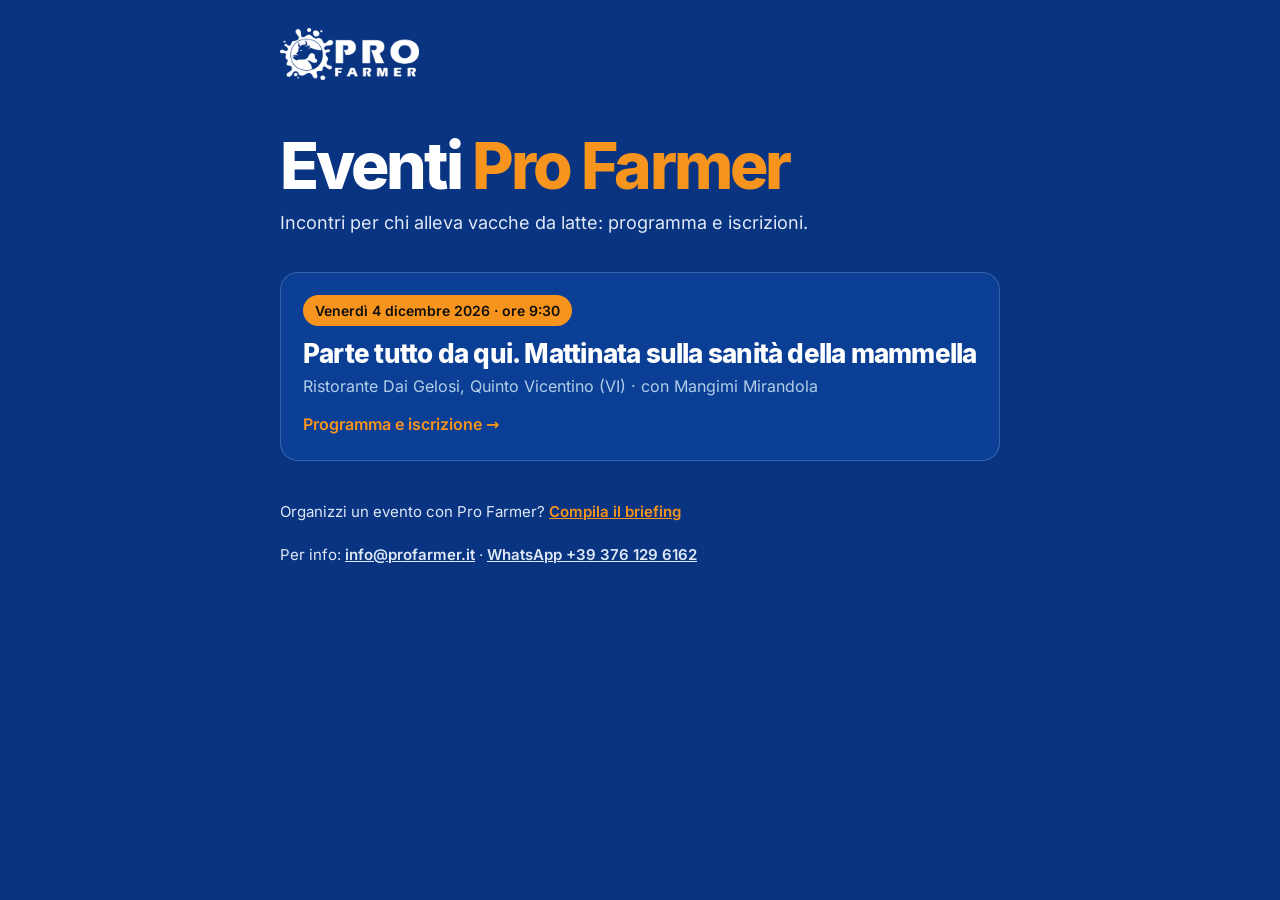
<file: index.html>
<!doctype html>
<html lang="it">
<head>
<meta charset="utf-8">
<meta name="viewport" content="width=device-width,initial-scale=1,viewport-fit=cover">
<title>Eventi Pro Farmer</title>
<meta name="description" content="Gli eventi di Pro Farmer per la zootecnia da latte: programma e iscrizioni.">
<meta name="theme-color" content="#083481">
<link rel="icon" type="image/png" sizes="32x32" href="assets/favicon-32.png">
<link rel="apple-touch-icon" href="assets/apple-touch-icon.png">
<link rel="canonical" href="https://eventi.profarmer.it/">
<meta property="og:title" content="Eventi Pro Farmer">
<meta property="og:description" content="Incontri per chi alleva vacche da latte: programma e iscrizioni.">
<meta property="og:image" content="https://eventi.profarmer.it/mammella/anteprima.jpg?v=2">
<meta property="og:image:width" content="1200">
<meta property="og:image:height" content="630">
<style>
/* Eventi Pro Farmer: un elenco degli eventi aperti. Per aggiungerne uno, vedi README.md */
@font-face{font-family:Inter;src:url(assets/font/inter-400.woff2) format("woff2");font-weight:400;font-display:swap}
@font-face{font-family:Inter;src:url(assets/font/inter-600.woff2) format("woff2");font-weight:600 700;font-display:swap}
@font-face{font-family:Inter;src:url(assets/font/inter-800.woff2) format("woff2");font-weight:800 900;font-display:swap}
:root{--blu:#083481;--azzurro:#3DBDEC;--cielo:#B2CEE7;--arancio:#F7941D;--margine:20px}
*{box-sizing:border-box}
html{-webkit-text-size-adjust:100%}
body{margin:0;font-family:Inter,system-ui,-apple-system,sans-serif;background:var(--blu);color:#fff;line-height:1.5;-webkit-font-smoothing:antialiased;min-height:100vh}
a{color:inherit}
.contenitore{max-width:760px;margin:0 auto;padding:max(28px,env(safe-area-inset-top)) var(--margine) calc(48px + env(safe-area-inset-bottom))}
.pf{height:52px;width:auto;display:block}
h1{font-size:clamp(40px,10vw,64px);font-weight:900;letter-spacing:-.045em;line-height:.95;margin:56px 0 12px}
h1 em{font-style:normal;color:var(--arancio)}
.intro{color:#dfe8f5;font-size:18px;margin:0 0 36px;max-width:34em}
.evento{display:block;text-decoration:none;background:#0B3F96;border:1px solid rgba(255,255,255,.18);border-radius:18px;padding:22px 22px 24px;transition:transform .15s ease,border-color .15s ease}
.evento:hover{border-color:rgba(255,255,255,.45)}
.evento:active{transform:scale(.99)}
.evento + .evento{margin-top:14px}
.quando{display:inline-block;background:var(--arancio);color:#0E0E0E;font-weight:700;font-size:14px;border-radius:999px;padding:5px 12px}
.evento h2{font-size:26px;font-weight:900;letter-spacing:-.03em;line-height:1.1;margin:14px 0 6px}
.evento p{margin:0;color:var(--cielo)}
.vai{display:inline-block;margin-top:14px;font-weight:700;color:var(--arancio)}
footer{margin-top:20px;font-size:15px;color:#dfe8f5}
footer a{font-weight:700}
.briefing{margin:40px 0 0;font-size:15px;color:#dfe8f5}
.briefing a{font-weight:700;color:var(--arancio)}
@media(prefers-reduced-motion:reduce){.evento{transition:none}}
</style>
</head>
<body>
<div class="contenitore">
  <a href="https://profarmer.it"><img class="pf" src="assets/pf_bianco.png" alt="Pro Farmer" width="360" height="136"></a>
  <h1>Eventi <em>Pro Farmer</em></h1>
  <p class="intro">Incontri per chi alleva vacche da latte: programma e iscrizioni.</p>

  <a class="evento" href="mammella/">
    <span class="quando">Venerdì 4 dicembre 2026 · ore 9:30</span>
    <h2>Parte tutto da qui. Mattinata sulla sanità della mammella</h2>
    <p>Ristorante Dai Gelosi, Quinto Vicentino (VI) · con Mangimi Mirandola</p>
    <span class="vai">Programma e iscrizione →</span>
  </a>

  <p class="briefing">Organizzi un evento con Pro Farmer? <a href="briefing/">Compila il briefing</a></p>

  <footer>Per info: <a href="mailto:info@profarmer.it">info@profarmer.it</a> · <a href="https://wa.me/393761296162">WhatsApp +39 376 129 6162</a></footer>
</div>
</body>
</html>
</file>
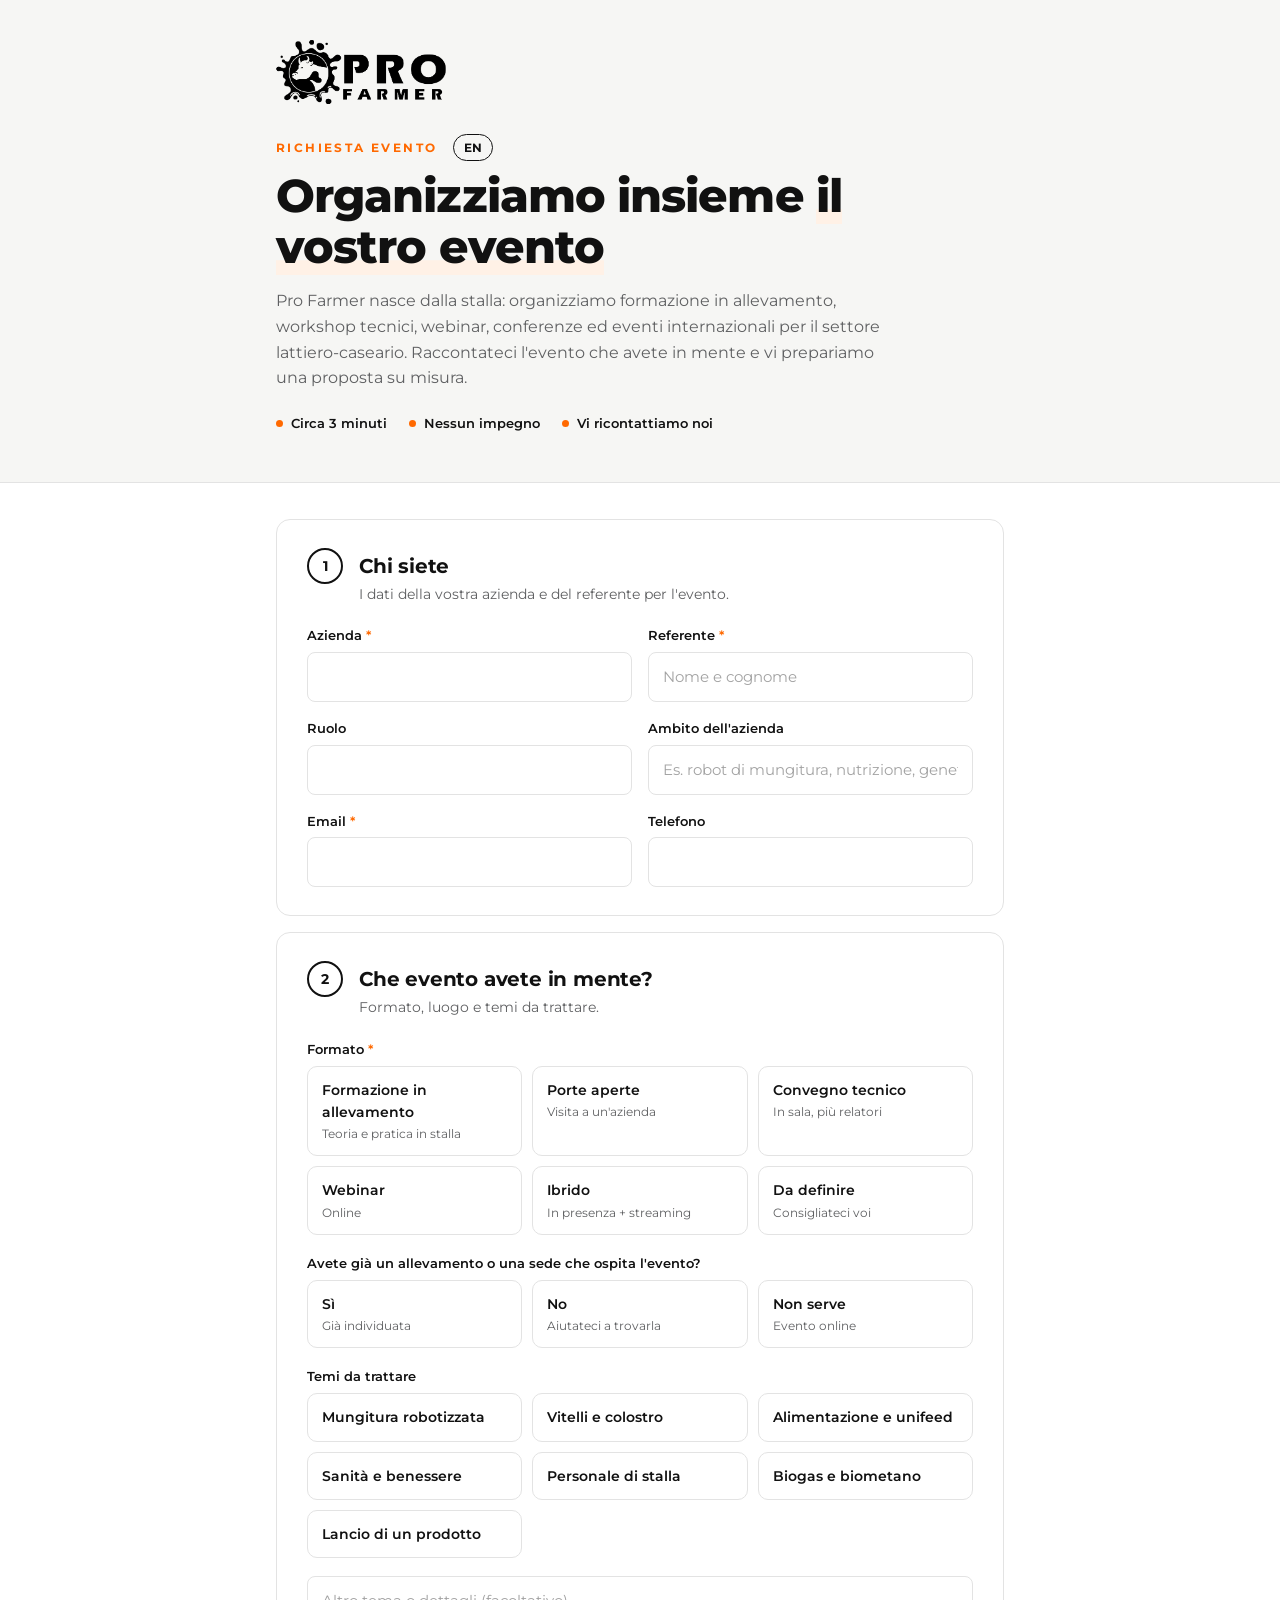
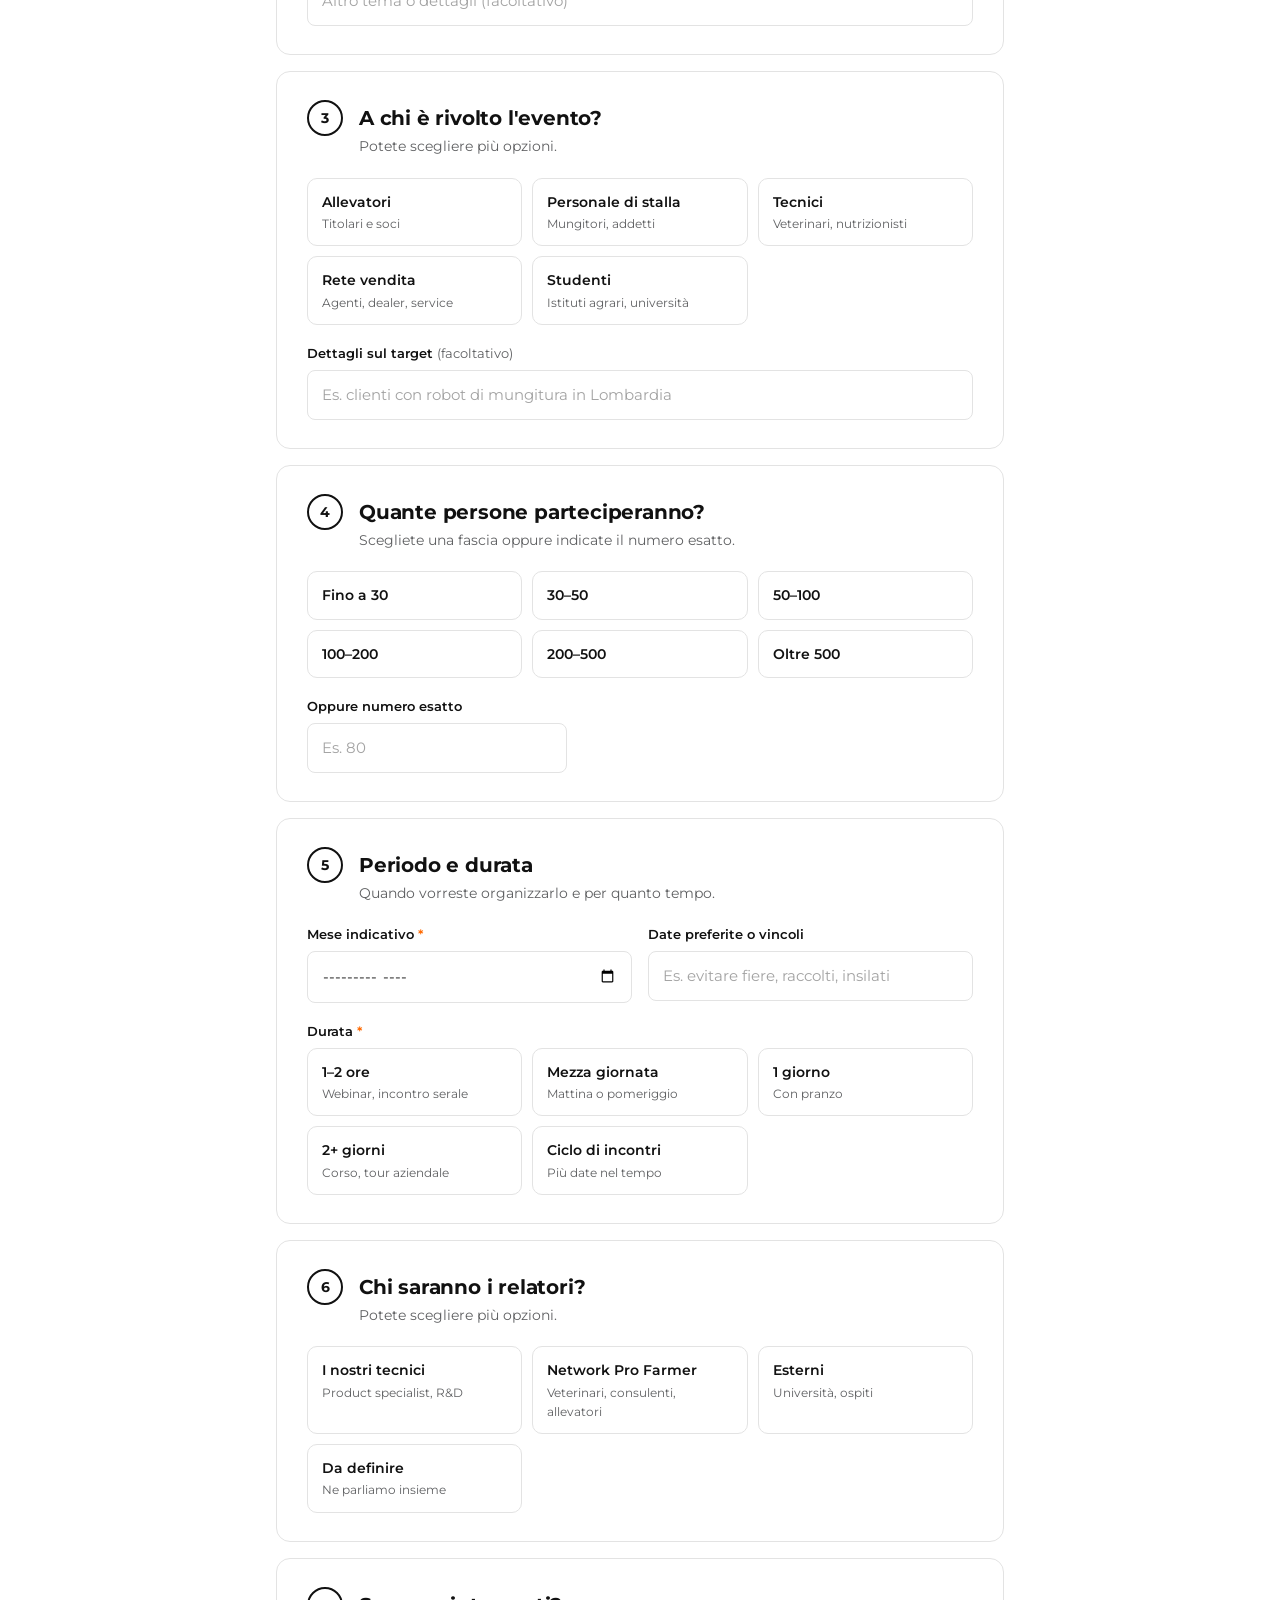
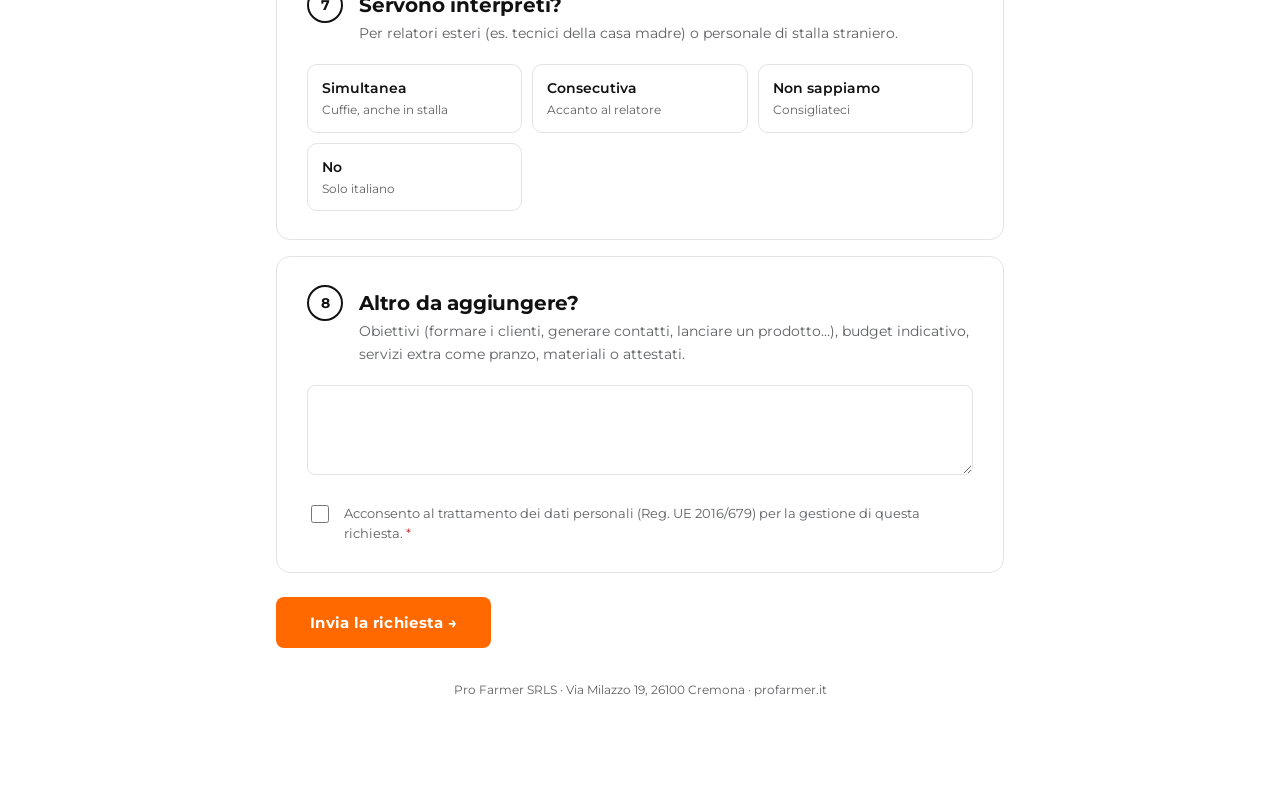
<file: briefing/index.html>
<!doctype html>
<html lang="it">
<head>
<meta charset="utf-8">
<meta name="viewport" content="width=device-width,initial-scale=1">
<title>Briefing Evento – Pro Farmer</title>
<link rel="alternate" hreflang="it" href="https://eventi.profarmer.it/briefing/">
<link rel="alternate" hreflang="en" href="https://eventi.profarmer.it/briefing/en/">
<link rel="preconnect" href="https://fonts.googleapis.com">
<link href="https://fonts.googleapis.com/css2?family=Montserrat:wght@400;500;600;700;800&display=swap" rel="stylesheet">
<style>
:root{
  --bg:#ffffff;--card:#ffffff;--soft:#f6f6f4;--ink:#111111;--muted:#5f6062;--line:#e3e3e3;
  --accent:#ff6900;--accent-2:#e45e00;--accent-soft:#fff1e6;--err:#c62828;
}
*{box-sizing:border-box}
html{scroll-behavior:smooth}
body{margin:0;background:var(--bg);color:var(--ink);font:16px/1.6 Montserrat,system-ui,sans-serif;-webkit-font-smoothing:antialiased}

.hero{border-bottom:1px solid var(--line);background:var(--soft)}
.hero .in{max-width:760px;margin:0 auto;padding:40px 16px 48px}
.logo{display:block;height:64px;width:auto}
.lingua{display:inline-flex;align-items:center;margin-left:12px;padding:3px 10px;border:1.5px solid currentColor;border-radius:999px;font-size:12px;font-weight:700;color:inherit;text-decoration:none}
.brand{display:inline-block;margin-top:34px;font-size:12px;letter-spacing:.2em;text-transform:uppercase;color:var(--accent);font-weight:700}
.hero h1{font-weight:800;font-size:clamp(30px,5.4vw,46px);line-height:1.1;letter-spacing:-.02em;margin:10px 0 16px}
.hero h1 .u{box-shadow:inset 0 -.32em 0 var(--accent-soft)}
.hero p{color:var(--muted);margin:0;max-width:56ch;font-size:16px}
.meta{display:flex;gap:22px;flex-wrap:wrap;margin-top:22px;font-size:13px;font-weight:600}
.meta span::before{content:"";display:inline-block;width:7px;height:7px;border-radius:50%;background:var(--accent);margin-right:8px;vertical-align:1px}

main{max-width:760px;margin:0 auto;padding:36px 16px 80px}
.card{background:var(--card);border:1px solid var(--line);border-radius:14px;padding:28px 30px;margin-bottom:16px;scroll-margin-top:20px;transition:border-color .2s}
.card.err{border-color:var(--err);animation:shake .35s}
@keyframes shake{25%,75%{transform:translateX(-6px)}50%{transform:translateX(6px)}}
.head{display:flex;gap:16px;align-items:flex-start;margin-bottom:20px}
.no{flex:none;width:36px;height:36px;border-radius:50%;border:2px solid var(--ink);display:grid;place-items:center;font:700 14px Montserrat,sans-serif;transition:all .2s}
.card.ok .no{background:var(--accent);border-color:var(--accent);color:#fff}
.card h2{font-weight:700;font-size:20px;line-height:1.3;margin:5px 0 4px;letter-spacing:-.01em}
.sub{color:var(--muted);margin:0;font-size:14px}

.grid{display:grid;grid-template-columns:1fr 1fr;gap:16px}
.full{grid-column:1/-1}
label.f,.lbl{display:block;font-weight:600;font-size:13px;margin-bottom:6px}
.req::after{content:" *";color:var(--accent)}
input[type=text],input[type=email],input[type=tel],input[type=number],input[type=month],textarea{
  width:100%;padding:12px 14px;border:1px solid var(--line);border-radius:8px;font:inherit;font-size:15px;background:#fff;color:var(--ink);transition:border .15s,box-shadow .15s}
textarea{min-height:90px;resize:vertical}
input::placeholder,textarea::placeholder{color:#a3a3a3}
input:focus,textarea:focus{outline:none;border-color:var(--accent);box-shadow:0 0 0 4px rgba(255,105,0,.15)}
.mt{margin-top:18px}

.tiles{display:grid;grid-template-columns:repeat(auto-fill,minmax(160px,1fr));gap:10px}
.pill{position:relative;display:block;cursor:pointer}
.pill input{position:absolute;opacity:0;pointer-events:none}
.pill span{display:flex;flex-direction:column;gap:1px;height:100%;padding:12px 14px;border:1.5px solid var(--line);border-radius:10px;background:#fff;transition:all .15s;user-select:none}
.pill b{font-weight:600;font-size:14px}
.pill small{color:var(--muted);font-size:12px}
.pill:hover span{border-color:var(--ink)}
.pill input:checked+span{background:var(--ink);border-color:var(--ink);color:#fff;box-shadow:inset 4px 0 0 var(--accent)}
.pill input:checked+span small{color:rgba(255,255,255,.7)}
.pill input:focus-visible+span{box-shadow:0 0 0 4px rgba(255,105,0,.25)}

.counter{display:flex;align-items:center;gap:20px;flex-wrap:wrap}
.big{font-weight:800;font-size:44px;line-height:1;min-width:3.2ch;letter-spacing:-.03em}
input[type=range]{flex:1;min-width:200px;accent-color:var(--accent)}
.counter input[type=number]{width:120px}

.reveal{display:none;margin-top:18px}
.reveal.on{display:block;animation:fade .25s}
@keyframes fade{from{opacity:0;transform:translateY(-4px)}to{opacity:1;transform:none}}

.consent{display:flex;gap:12px;align-items:flex-start;font-size:13px;color:var(--muted);margin-top:20px;cursor:pointer}
.consent input{accent-color:var(--accent);margin-top:2px;width:18px;height:18px;flex:none}

.actions{display:flex;align-items:center;gap:18px;flex-wrap:wrap;margin-top:24px}
button{background:var(--accent);color:#fff;border:0;border-radius:8px;padding:16px 34px;font:700 15px Montserrat,sans-serif;letter-spacing:.02em;cursor:pointer;transition:transform .15s,background .15s}
button:hover{background:var(--accent-2);transform:translateY(-1px)}
button:disabled{opacity:.6;cursor:wait;transform:none}
#status{font-size:14px;color:var(--err);font-weight:500}

/* Schermata di invio */
.ov{position:fixed;inset:0;z-index:50;background:#fff;display:none;place-items:center;padding:24px 16px;overflow-y:auto}
.ov.on{display:grid;animation:fade .3s}
.ov .box{width:100%;max-width:520px;text-align:center}
.ov .logo{height:52px;margin:0 auto 34px}
.ov h2{font-weight:800;font-size:clamp(24px,4.5vw,30px);line-height:1.2;letter-spacing:-.02em;margin:0 0 10px}
.ov p{color:var(--muted);margin:0 auto 22px;max-width:42ch}
.spin{width:64px;height:64px;border-radius:50%;border:5px solid var(--accent-soft);border-top-color:var(--accent);margin:0 auto 24px;animation:rot .9s linear infinite}
@keyframes rot{to{transform:rotate(360deg)}}
.check{width:76px;height:76px;border-radius:50%;background:var(--accent);display:grid;place-items:center;margin:0 auto 24px;animation:pop .5s cubic-bezier(.2,1.6,.4,1)}
.check path{stroke-dasharray:30;stroke-dashoffset:30;animation:draw .45s .25s forwards}
@keyframes pop{from{transform:scale(0)}to{transform:scale(1)}}
@keyframes draw{to{stroke-dashoffset:0}}
.recap{text-align:left;background:var(--soft);border-radius:12px;padding:18px 20px;margin:0 0 24px;font-size:14px}
.recap div{display:flex;justify-content:space-between;gap:16px;padding:6px 0;border-bottom:1px solid var(--line)}
.recap div:last-child{border-bottom:0}
.recap dt{color:var(--muted)}
.recap dd{margin:0;font-weight:600;text-align:right}
.ov .btns{display:flex;gap:12px;justify-content:center;flex-wrap:wrap}
.ghost{background:#fff;color:var(--ink);border:1.5px solid var(--ink)}
.ghost:hover{background:var(--soft)}
.errx{width:76px;height:76px;border-radius:50%;background:#fdecea;color:var(--err);display:grid;place-items:center;margin:0 auto 24px;font-size:36px;font-weight:700}
.st{display:none}.st.on{display:block}
.foot{text-align:center;color:var(--muted);font-size:12px;margin-top:32px}
.hp{position:absolute;left:-9999px}

@media (max-width:640px){
  .hero .in{padding:28px 16px 36px}
  .logo{height:50px}
  .card{padding:22px 18px}
  .head{gap:12px}
  .grid{grid-template-columns:1fr}
  .tiles{grid-template-columns:1fr 1fr}
  button{width:100%}
}
.lw{display:block;width:170px;height:64px;overflow:hidden}.lw img{display:block;height:85.6px;width:auto;max-width:none;margin:-10.8px 0 0 -40.4px}.ov .lw{margin:0 auto 34px}
</style>
</head>
<body>
<header class="hero">
  <div class="in">
    <span class="lw"><img alt="Pro Farmer" src="/assets/pro-farmer-logo.png"></span>
    <div class="brand">Richiesta evento</div> <a class="lingua" href="/briefing/en/" hreflang="en" lang="en">EN</a>
    <h1>Organizziamo insieme <span class="u">il vostro evento</span></h1>
    <p>Pro Farmer nasce dalla stalla: organizziamo formazione in allevamento, workshop tecnici, webinar, conferenze ed eventi internazionali per il settore lattiero-caseario. Raccontateci l'evento che avete in mente e vi prepariamo una proposta su misura.</p>
    <div class="meta"><span>Circa 3 minuti</span><span>Nessun impegno</span><span>Vi ricontattiamo noi</span></div>
  </div>
</header>

<main>
<form id="f" novalidate>

  <section class="card" id="c1">
    <div class="head"><div class="no">1</div><div><h2>Chi siete</h2><p class="sub">I dati della vostra azienda e del referente per l'evento.</p></div></div>
    <div class="grid">
      <div><label class="f req" for="az">Azienda</label><input id="az" type="text" name="Azienda" autocomplete="organization"></div>
      <div><label class="f req" for="nome">Referente</label><input id="nome" type="text" name="Referente" autocomplete="name" placeholder="Nome e cognome"></div>
      <div><label class="f" for="ruolo">Ruolo</label><input id="ruolo" type="text" name="Ruolo" autocomplete="organization-title"></div>
      <div><label class="f" for="settore">Ambito dell'azienda</label><input id="settore" type="text" name="Ambito azienda" placeholder="Es. robot di mungitura, nutrizione, genetica"></div>
      <div><label class="f req" for="em">Email</label><input id="em" type="email" name="email" autocomplete="email"></div>
      <div><label class="f" for="tel">Telefono</label><input id="tel" type="tel" name="Telefono" autocomplete="tel"></div>
    </div>
  </section>

  <section class="card" id="c8">
    <div class="head"><div class="no">2</div><div><h2>Che evento avete in mente?</h2><p class="sub">Formato, luogo e temi da trattare.</p></div></div>
    <span class="lbl req">Formato</span>
    <div class="tiles">
      <label class="pill"><input type="radio" name="Formato" value="Formazione in allevamento"><span><b>Formazione in allevamento</b><small>Teoria e pratica in stalla</small></span></label>
      <label class="pill"><input type="radio" name="Formato" value="Porte aperte"><span><b>Porte aperte</b><small>Visita a un'azienda</small></span></label>
      <label class="pill"><input type="radio" name="Formato" value="Convegno tecnico"><span><b>Convegno tecnico</b><small>In sala, più relatori</small></span></label>
      <label class="pill"><input type="radio" name="Formato" value="Webinar"><span><b>Webinar</b><small>Online</small></span></label>
      <label class="pill"><input type="radio" name="Formato" value="Evento ibrido"><span><b>Ibrido</b><small>In presenza + streaming</small></span></label>
      <label class="pill"><input type="radio" name="Formato" value="Da definire"><span><b>Da definire</b><small>Consigliateci voi</small></span></label>
    </div>
    <div class="mt"><span class="lbl">Avete già un allevamento o una sede che ospita l'evento?</span>
      <div class="tiles">
        <label class="pill"><input type="radio" name="Sede" value="Sì, abbiamo l'allevamento/sede" data-reveal="sede"><span><b>Sì</b><small>Già individuata</small></span></label>
        <label class="pill"><input type="radio" name="Sede" value="No, da individuare con Pro Farmer"><span><b>No</b><small>Aiutateci a trovarla</small></span></label>
        <label class="pill"><input type="radio" name="Sede" value="Non serve (online)"><span><b>Non serve</b><small>Evento online</small></span></label>
      </div>
    </div>
    <div class="reveal" id="sede"><label class="f" for="sd">Quale e dove?</label><input id="sd" type="text" name="Dettagli sede" placeholder="Es. Az. agricola Rossi, Soresina (CR) – robot di mungitura, 300 vacche"></div>
    <div class="mt"><span class="lbl">Temi da trattare</span>
      <div class="tiles">
        <label class="pill"><input type="checkbox" name="Temi" value="Mungitura robotizzata"><span><b>Mungitura robotizzata</b></span></label>
        <label class="pill"><input type="checkbox" name="Temi" value="Vitelli, parto e colostro"><span><b>Vitelli e colostro</b></span></label>
        <label class="pill"><input type="checkbox" name="Temi" value="Alimentazione e carro miscelatore"><span><b>Alimentazione e unifeed</b></span></label>
        <label class="pill"><input type="checkbox" name="Temi" value="Sanità e benessere animale"><span><b>Sanità e benessere</b></span></label>
        <label class="pill"><input type="checkbox" name="Temi" value="Gestione del personale di stalla"><span><b>Personale di stalla</b></span></label>
        <label class="pill"><input type="checkbox" name="Temi" value="Biogas e biometano"><span><b>Biogas e biometano</b></span></label>
        <label class="pill"><input type="checkbox" name="Temi" value="Lancio prodotto / tecnologia"><span><b>Lancio di un prodotto</b></span></label>
      </div>
      <input class="mt" type="text" name="Altri temi" aria-label="Altri temi" placeholder="Altro tema o dettagli (facoltativo)">
    </div>
  </section>

  <section class="card" id="c2">
    <div class="head"><div class="no">3</div><div><h2>A chi è rivolto l'evento?</h2><p class="sub">Potete scegliere più opzioni.</p></div></div>
    <div class="tiles">
      <label class="pill"><input type="checkbox" name="Target evento" value="Allevatori e titolari"><span><b>Allevatori</b><small>Titolari e soci</small></span></label>
      <label class="pill"><input type="checkbox" name="Target evento" value="Personale di stalla"><span><b>Personale di stalla</b><small>Mungitori, addetti</small></span></label>
      <label class="pill"><input type="checkbox" name="Target evento" value="Veterinari e nutrizionisti"><span><b>Tecnici</b><small>Veterinari, nutrizionisti</small></span></label>
      <label class="pill"><input type="checkbox" name="Target evento" value="Rete vendita e dealer"><span><b>Rete vendita</b><small>Agenti, dealer, service</small></span></label>
      <label class="pill"><input type="checkbox" name="Target evento" value="Studenti"><span><b>Studenti</b><small>Istituti agrari, università</small></span></label>
    </div>
    <div class="mt"><label class="f" for="tn">Dettagli sul target <span style="color:var(--muted);font-weight:400">(facoltativo)</span></label><input id="tn" type="text" name="Dettagli target" placeholder="Es. clienti con robot di mungitura in Lombardia"></div>
  </section>

  <section class="card" id="c3">
    <div class="head"><div class="no">4</div><div><h2>Quante persone parteciperanno?</h2><p class="sub">Scegliete una fascia oppure indicate il numero esatto.</p></div></div>
    <div class="tiles" id="fasce">
      <label class="pill"><input type="radio" name="Fascia partecipanti" value="Fino a 30"><span><b>Fino a 30</b></span></label>
      <label class="pill"><input type="radio" name="Fascia partecipanti" value="30–50"><span><b>30–50</b></span></label>
      <label class="pill"><input type="radio" name="Fascia partecipanti" value="50–100"><span><b>50–100</b></span></label>
      <label class="pill"><input type="radio" name="Fascia partecipanti" value="100–200"><span><b>100–200</b></span></label>
      <label class="pill"><input type="radio" name="Fascia partecipanti" value="200–500"><span><b>200–500</b></span></label>
      <label class="pill"><input type="radio" name="Fascia partecipanti" value="Oltre 500"><span><b>Oltre 500</b></span></label>
    </div>
    <div class="mt" style="max-width:260px"><label class="f" for="num">Oppure numero esatto</label><input type="number" id="num" name="Numero partecipanti" min="1" placeholder="Es. 80"></div>
  </section>

  <section class="card" id="c4">
    <div class="head"><div class="no">5</div><div><h2>Periodo e durata</h2><p class="sub">Quando vorreste organizzarlo e per quanto tempo.</p></div></div>
    <div class="grid">
      <div><label class="f req" for="periodo">Mese indicativo</label><input id="periodo" type="month" name="Periodo"></div>
      <div><label class="f" for="pn">Date preferite o vincoli</label><input id="pn" type="text" name="Note periodo" placeholder="Es. evitare fiere, raccolti, insilati"></div>
    </div>
    <div class="mt"><span class="lbl req">Durata</span>
      <div class="tiles">
        <label class="pill"><input type="radio" name="Durata" value="1–2 ore"><span><b>1–2 ore</b><small>Webinar, incontro serale</small></span></label>
        <label class="pill"><input type="radio" name="Durata" value="Mezza giornata"><span><b>Mezza giornata</b><small>Mattina o pomeriggio</small></span></label>
        <label class="pill"><input type="radio" name="Durata" value="1 giorno"><span><b>1 giorno</b><small>Con pranzo</small></span></label>
        <label class="pill"><input type="radio" name="Durata" value="2 giorni o più"><span><b>2+ giorni</b><small>Corso, tour aziendale</small></span></label>
        <label class="pill"><input type="radio" name="Durata" value="Ciclo di incontri"><span><b>Ciclo di incontri</b><small>Più date nel tempo</small></span></label>
      </div>
    </div>
  </section>

  <section class="card" id="c5">
    <div class="head"><div class="no">6</div><div><h2>Chi saranno i relatori?</h2><p class="sub">Potete scegliere più opzioni.</p></div></div>
    <div class="tiles">
      <label class="pill"><input type="checkbox" name="Relatori" value="Tecnici della nostra azienda" data-reveal="rel"><span><b>I nostri tecnici</b><small>Product specialist, R&amp;D</small></span></label>
      <label class="pill"><input type="checkbox" name="Relatori" value="Relatori dal network Pro Farmer" data-reveal="rel"><span><b>Network Pro Farmer</b><small>Veterinari, consulenti, allevatori</small></span></label>
      <label class="pill"><input type="checkbox" name="Relatori" value="Relatori esterni già individuati" data-reveal="rel"><span><b>Esterni</b><small>Università, ospiti</small></span></label>
      <label class="pill"><input type="checkbox" name="Relatori" value="Da definire insieme"><span><b>Da definire</b><small>Ne parliamo insieme</small></span></label>
    </div>
    <div class="reveal" id="rel">
      <div class="grid">
        <div><label class="f" for="nr">Quanti relatori?</label><input id="nr" type="number" min="1" name="Numero relatori"></div>
        <div><label class="f" for="tr">Nomi o profili</label><input id="tr" type="text" name="Dettagli relatori" placeholder="Es. veterinario esperto di robot"></div>
      </div>
    </div>
  </section>

  <section class="card" id="c6">
    <div class="head"><div class="no">7</div><div><h2>Servono interpreti?</h2><p class="sub">Per relatori esteri (es. tecnici della casa madre) o personale di stalla straniero.</p></div></div>
    <div class="tiles">
      <label class="pill"><input type="radio" name="Interpreti" value="Sì, simultanea" data-reveal="int"><span><b>Simultanea</b><small>Cuffie, anche in stalla</small></span></label>
      <label class="pill"><input type="radio" name="Interpreti" value="Sì, consecutiva" data-reveal="int"><span><b>Consecutiva</b><small>Accanto al relatore</small></span></label>
      <label class="pill"><input type="radio" name="Interpreti" value="Non sappiamo ancora" data-reveal="int"><span><b>Non sappiamo</b><small>Consigliateci</small></span></label>
      <label class="pill"><input type="radio" name="Interpreti" value="No"><span><b>No</b><small>Solo italiano</small></span></label>
    </div>
    <div class="reveal" id="int"><label class="f" for="lg">Quali lingue?</label><input id="lg" type="text" name="Lingue" placeholder="Es. olandese ⇄ italiano, punjabi per il personale"></div>
  </section>

  <section class="card" id="c7">
    <div class="head"><div class="no">8</div><div><h2>Altro da aggiungere?</h2><p class="sub">Obiettivi (formare i clienti, generare contatti, lanciare un prodotto…), budget indicativo, servizi extra come pranzo, materiali o attestati.</p></div></div>
    <textarea name="Note" aria-label="Note"></textarea>
    <label class="consent"><input type="checkbox" id="privacy"><span>Acconsento al trattamento dei dati personali (Reg. UE 2016/679) per la gestione di questa richiesta. <span style="color:var(--err)">*</span></span></label>
    <input class="hp" type="text" name="botcheck" tabindex="-1" autocomplete="off">
  </section>

  <div class="actions">
    <button type="submit" id="go">Invia la richiesta →</button>
    <div id="status" role="status" aria-live="polite"></div>
  </div>
</form>


<p class="foot">Pro Farmer SRLS · Via Milazzo 19, 26100 Cremona · profarmer.it</p>
</main>

<div class="ov" id="ov" role="dialog" aria-modal="true" aria-live="polite">
  <div class="box">
    <span class="lw"><img alt="Pro Farmer" src="/assets/pro-farmer-logo.png"></span>
    <div class="st" id="stSending">
      <div class="spin"></div>
      <h2>Invio in corso…</h2>
      <p>Stiamo inviando la vostra richiesta, attendete qualche secondo.</p>
    </div>
    <div class="st" id="stDone">
      <div class="check"><svg width="38" height="38" viewBox="0 0 24 24" fill="none" stroke="#fff" stroke-width="3" stroke-linecap="round" stroke-linejoin="round"><path d="M5 12.5l4.5 4.5L19 7.5"/></svg></div>
      <h2>Richiesta inviata!</h2>
      <p id="doneTxt">Grazie, abbiamo ricevuto la vostra richiesta. Il team Pro Farmer vi ricontatterà a breve per approfondire il progetto.</p>
      <dl class="recap" id="recap"></dl>
      <div class="btns"><a href="https://www.profarmer.it"><button type="button">Vai a profarmer.it</button></a></div>
    </div>
    <div class="st" id="stErr">
      <div class="errx">!</div>
      <h2>Invio non riuscito</h2>
      <p id="errTxt"></p>
      <div class="btns"><button type="button" id="retry">Riprova</button><button type="button" class="ghost" id="back">Torna al modulo</button></div>
    </div>
  </div>
</div>

<script>
// ===== CONFIGURAZIONE INVIO EMAIL (Web3Forms) =====
// 1. Vai su https://web3forms.com, inserisci mariaelsa@profarmer.it e clicca "Create Access Key".
// 2. Copia la chiave che ti arriva via email e incollala qui sotto tra le virgolette.
const ACCESS_KEY = "79f763b6-b2ae-43ae-be3a-3d0e1ce708ac";
const DESTINATARIO = "mariaelsa@profarmer.it"; // mostrato solo nei messaggi di errore

const $ = id => document.getElementById(id);
const f = $("f"), statusEl = $("status");
const checked = n => !!f.querySelector(`[name="${n}"]:checked`);

// Partecipanti: fascia oppure numero esatto (uno esclude l'altro)
const num = $("num");
num.addEventListener("input", () => { if (num.value) f.querySelectorAll('[name="Fascia partecipanti"]').forEach(r => r.checked = false); });
f.querySelectorAll('[name="Fascia partecipanti"]').forEach(r => r.addEventListener("change", () => { num.value = ""; }));

// Campi che compaiono in base alla risposta
f.addEventListener("change", e => {
  if (e.target.type !== "radio" && e.target.type !== "checkbox") return;
  const sec = e.target.closest(".card");
  sec.querySelectorAll(".reveal").forEach(r => r.classList.toggle("on", !!sec.querySelector(`input[data-reveal="${r.id}"]:checked`)));
});

const rules = {
  c1: () => {
    if (!$("az").value.trim() || !$("nome").value.trim()) return "Indicate azienda e referente.";
    if (!$("em").value.trim() || !$("em").checkValidity()) return "Inserite un'email valida.";
    return true;
  },
  c8: () => checked("Formato") || "Scegliete il formato dell'evento.",
  c2: () => checked("Target evento") || "Indicate a chi è rivolto l'evento.",
  c3: () => +num.value > 0 || checked("Fascia partecipanti") || "Indicate una fascia o il numero di partecipanti.",
  c4: () => !$("periodo").value ? "Indicate il mese indicativo." : checked("Durata") || "Scegliete la durata.",
  c5: () => checked("Relatori") || "Indicate chi saranno i relatori.",
  c6: () => checked("Interpreti") || "Indicate se servono interpreti.",
  c7: () => $("privacy").checked || "Serve il consenso al trattamento dei dati."
};
function update(){ for (const id in rules) { const ok = rules[id]() === true; $(id).classList.toggle("ok", ok); if (ok) $(id).classList.remove("err"); } }
f.addEventListener("input", update); f.addEventListener("change", update);

f.addEventListener("submit", async e => {
  e.preventDefault();
  statusEl.textContent = "";
  for (const id in rules) {
    const r = rules[id]();
    if (r !== true) {
      const c = $(id); c.classList.remove("err"); void c.offsetWidth; c.classList.add("err");
      c.scrollIntoView({behavior:"smooth", block:"start"});
      statusEl.textContent = r;
      return;
    }
  }
  const data = {};
  for (const [k, v] of new FormData(f).entries()) { if (v) data[k] = data[k] ? data[k] + ", " + v : v; }
  if (data.Periodo) { const [y, m] = data.Periodo.split("-"); data.Periodo = new Date(y, m - 1).toLocaleDateString("it-IT", {month:"long", year:"numeric"}); }
  if (data.botcheck) return; // spam
  delete data.botcheck;
  data.subject = "Nuova richiesta evento – " + (data.Azienda || "");
  data.from_name = "Modulo eventi Pro Farmer";
  data.access_key = ACCESS_KEY;

  lastData = data;
  sendData();
});

let lastData = null;
const ov = $("ov");
function stage(id){ ["stSending","stDone","stErr"].forEach(x => $(x).classList.toggle("on", x === id)); ov.classList.add("on"); document.body.style.overflow = "hidden"; }
function esc(t){ const d = document.createElement("div"); d.textContent = t; return d.innerHTML; }
async function sendData(){
  const data = lastData;
  stage("stSending");
  const t0 = Date.now();
  try {
    if (!/^[0-9a-f-]{36}$/i.test(ACCESS_KEY)) throw new Error("modulo non ancora configurato: manca la access key di Web3Forms");
    const res = await fetch("https://api.web3forms.com/submit", {
      method: "POST",
      headers: {"Content-Type": "application/json", "Accept": "application/json"},
      body: JSON.stringify(data)
    });
    const out = await res.json().catch(() => ({}));
    if (!res.ok || out.success === "false" || out.success === false) throw new Error(out.message || "errore di invio");
    await new Promise(r => setTimeout(r, Math.max(0, 900 - (Date.now() - t0))));
    const rows = [["Azienda", data.Azienda], ["Formato", data.Formato], ["Partecipanti", data["Numero partecipanti"] || data["Fascia partecipanti"]], ["Periodo", data.Periodo], ["Durata", data.Durata]];
    $("recap").innerHTML = rows.filter(r => r[1]).map(r => `<div><dt>${r[0]}</dt><dd>${esc(String(r[1]))}</dd></div>`).join("");
    $("doneTxt").textContent = `Grazie ${(data.Referente || "").split(" ")[0]}, abbiamo ricevuto la vostra richiesta. Il team Pro Farmer vi ricontatterà a breve all'indirizzo ${data.email}.`;
    stage("stDone");
    f.reset(); update();
  } catch (err) {
    $("errTxt").textContent = "Qualcosa è andato storto (" + err.message + "). Riprovate tra poco oppure scriveteci a " + DESTINATARIO + ".";
    stage("stErr");
  }
}
$("retry").addEventListener("click", sendData);
$("back").addEventListener("click", () => { ov.classList.remove("on"); document.body.style.overflow = ""; });
update();
</script>
</body>
</html>
</file>
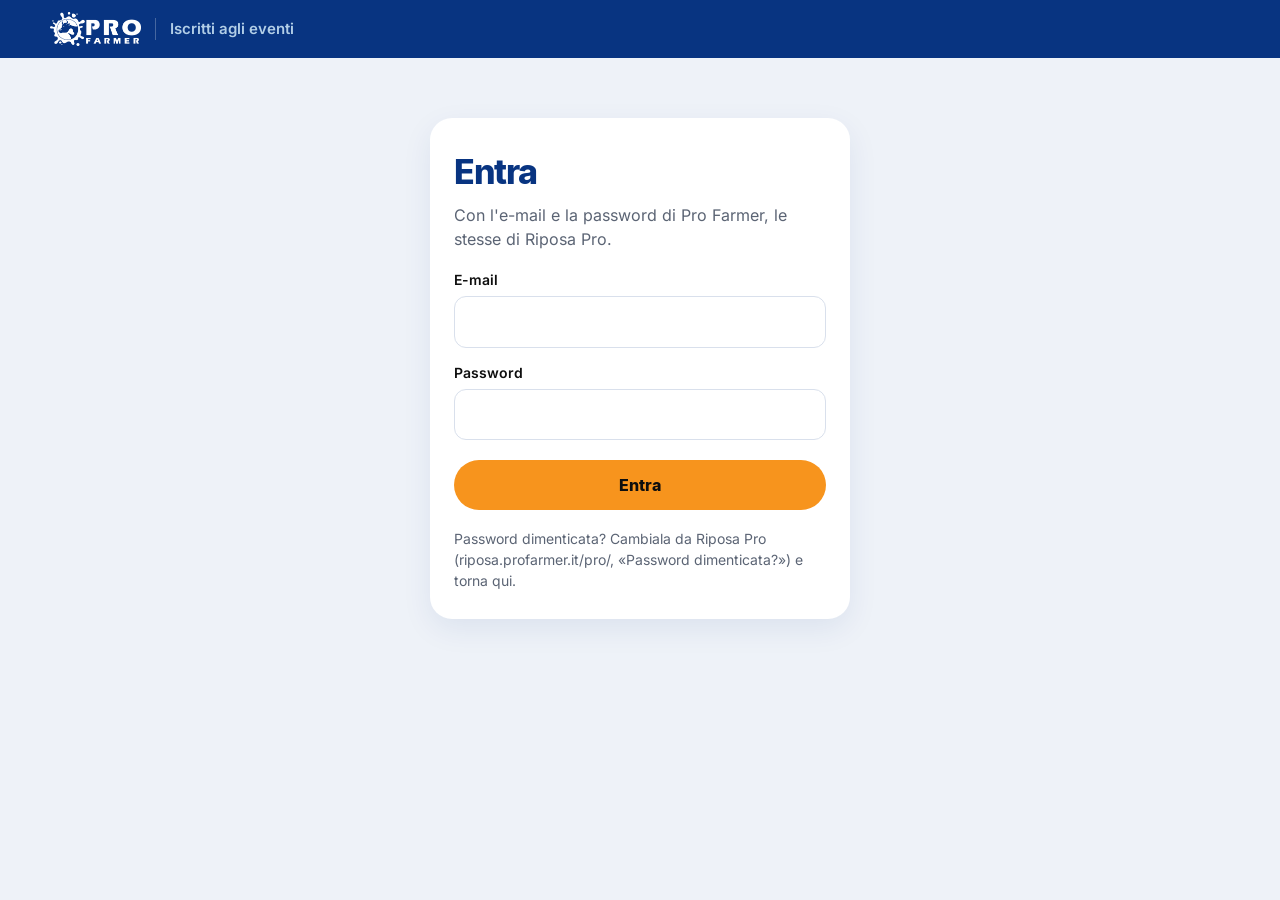
<file: gestione/index.html>
<!doctype html>
<html lang="it">
<head>
<meta charset="utf-8">
<meta name="viewport" content="width=device-width,initial-scale=1,viewport-fit=cover">
<meta http-equiv="Content-Security-Policy" content="default-src 'none'; script-src 'self' https://challenges.cloudflare.com; style-src 'self' 'unsafe-inline'; img-src 'self' data: blob:; font-src 'self'; connect-src https://gmhmxybqmkcmnbjdnslz.supabase.co wss://gmhmxybqmkcmnbjdnslz.supabase.co; frame-src https://challenges.cloudflare.com; base-uri 'none'; form-action 'none'">
<meta name="referrer" content="no-referrer">
<meta name="robots" content="noindex,nofollow">
<title>Iscritti agli eventi · Pro Farmer</title>
<meta name="theme-color" content="#083481">
<link rel="icon" type="image/png" sizes="32x32" href="../assets/favicon-32.png">
<link rel="apple-touch-icon" href="../assets/apple-touch-icon.png">
<link rel="stylesheet" href="gestione.css?v=20261120a">
</head>
<body>
<!-- Il cruscotto degli eventi Pro Farmer (dal 19/11/2026, prima era un riquadro nel
     Cruscotto di Riposa Pro). La pagina non contiene dati: li dà il database solo a
     chi entra con l'account di Pro Farmer (ruolo interno, RLS in 53-eventi-iscrizioni.sql). -->
<header class="testa">
  <div class="testa-dentro">
    <a class="marchio" href="../"><img src="../assets/pf_bianco.png" alt="Pro Farmer" width="360" height="136"></a>
    <span class="testa-nome">Iscritti agli eventi</span>
    <div class="testa-azioni" id="azioni" hidden>
      <button type="button" class="tasto-testa" id="aggiorna" title="Aggiorna adesso">Aggiorna</button>
      <button type="button" class="tasto-testa" id="esci">Esci</button>
    </div>
  </div>
</header>

<main class="pagina">
  <section id="accesso" class="accesso" hidden>
    <h1>Entra</h1>
    <p class="aiuto-chiaro">Con l'e-mail e la password di Pro Farmer, le stesse di Riposa Pro.</p>
    <form id="modulo-accesso" novalidate>
      <label for="email">E-mail</label>
      <input id="email" type="email" autocomplete="username" inputmode="email" required>
      <label for="password">Password</label>
      <input id="password" type="password" autocomplete="current-password" required>
      <div class="antirobot" data-antirobot></div>
      <button type="submit" class="bottone" id="entra">Entra</button>
      <p class="messaggio" id="messaggio-accesso" role="alert"></p>
    </form>
    <p class="aiuto-chiaro piccolo">Password dimenticata? Cambiala da Riposa Pro (riposa.profarmer.it/pro/, «Password dimenticata?») e torna qui.</p>
  </section>

  <section id="cruscotto" hidden>
    <nav class="scelta-eventi" id="scelta-eventi" aria-label="Eventi"></nav>
    <div id="evento"></div>
  </section>

  <p id="carico" class="carico">Un momento…</p>
</main>

<div class="avviso" id="avviso" role="status" aria-live="polite"></div>

<script src="../assets/vendor/supabase-2.45.4.js"></script>
<script src="../assets/antirobot.js?v=20261120a"></script>
<script src="gestione.js?v=20261120a"></script>
</body>
</html>
</file>
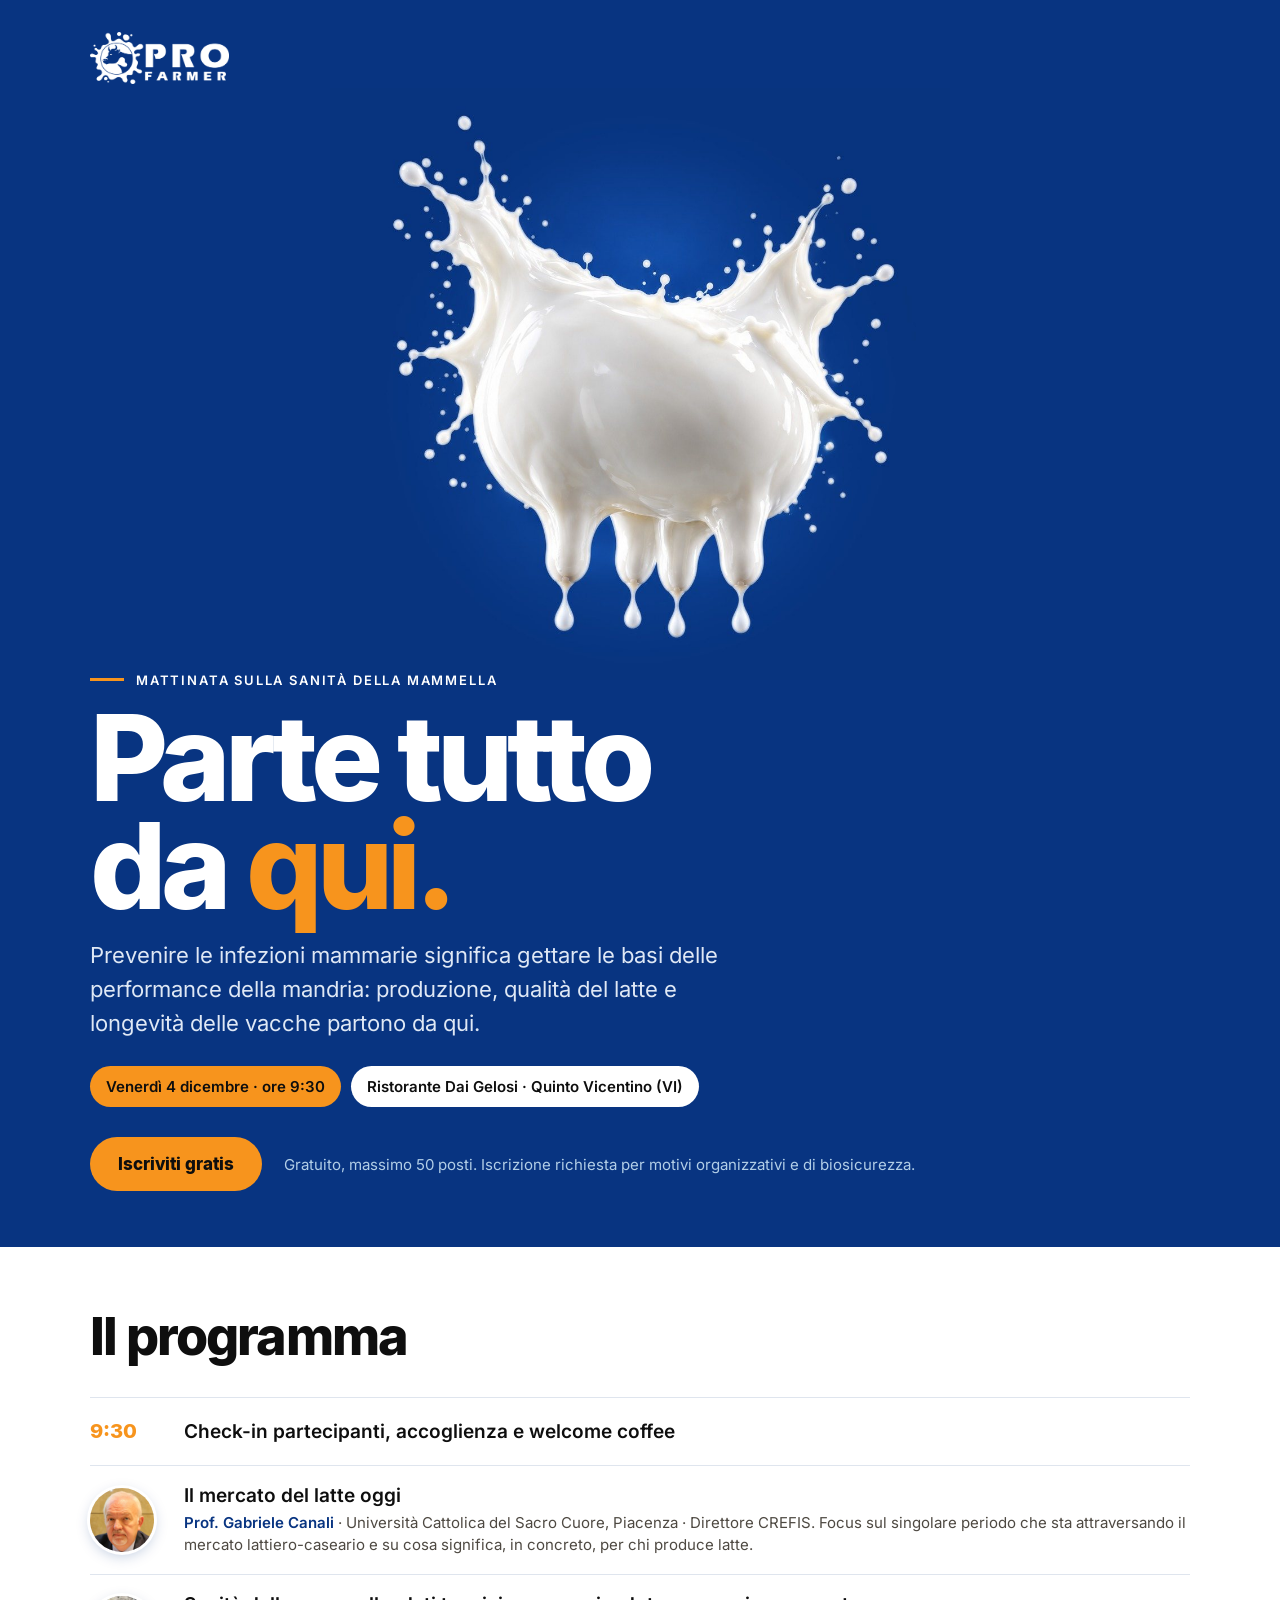
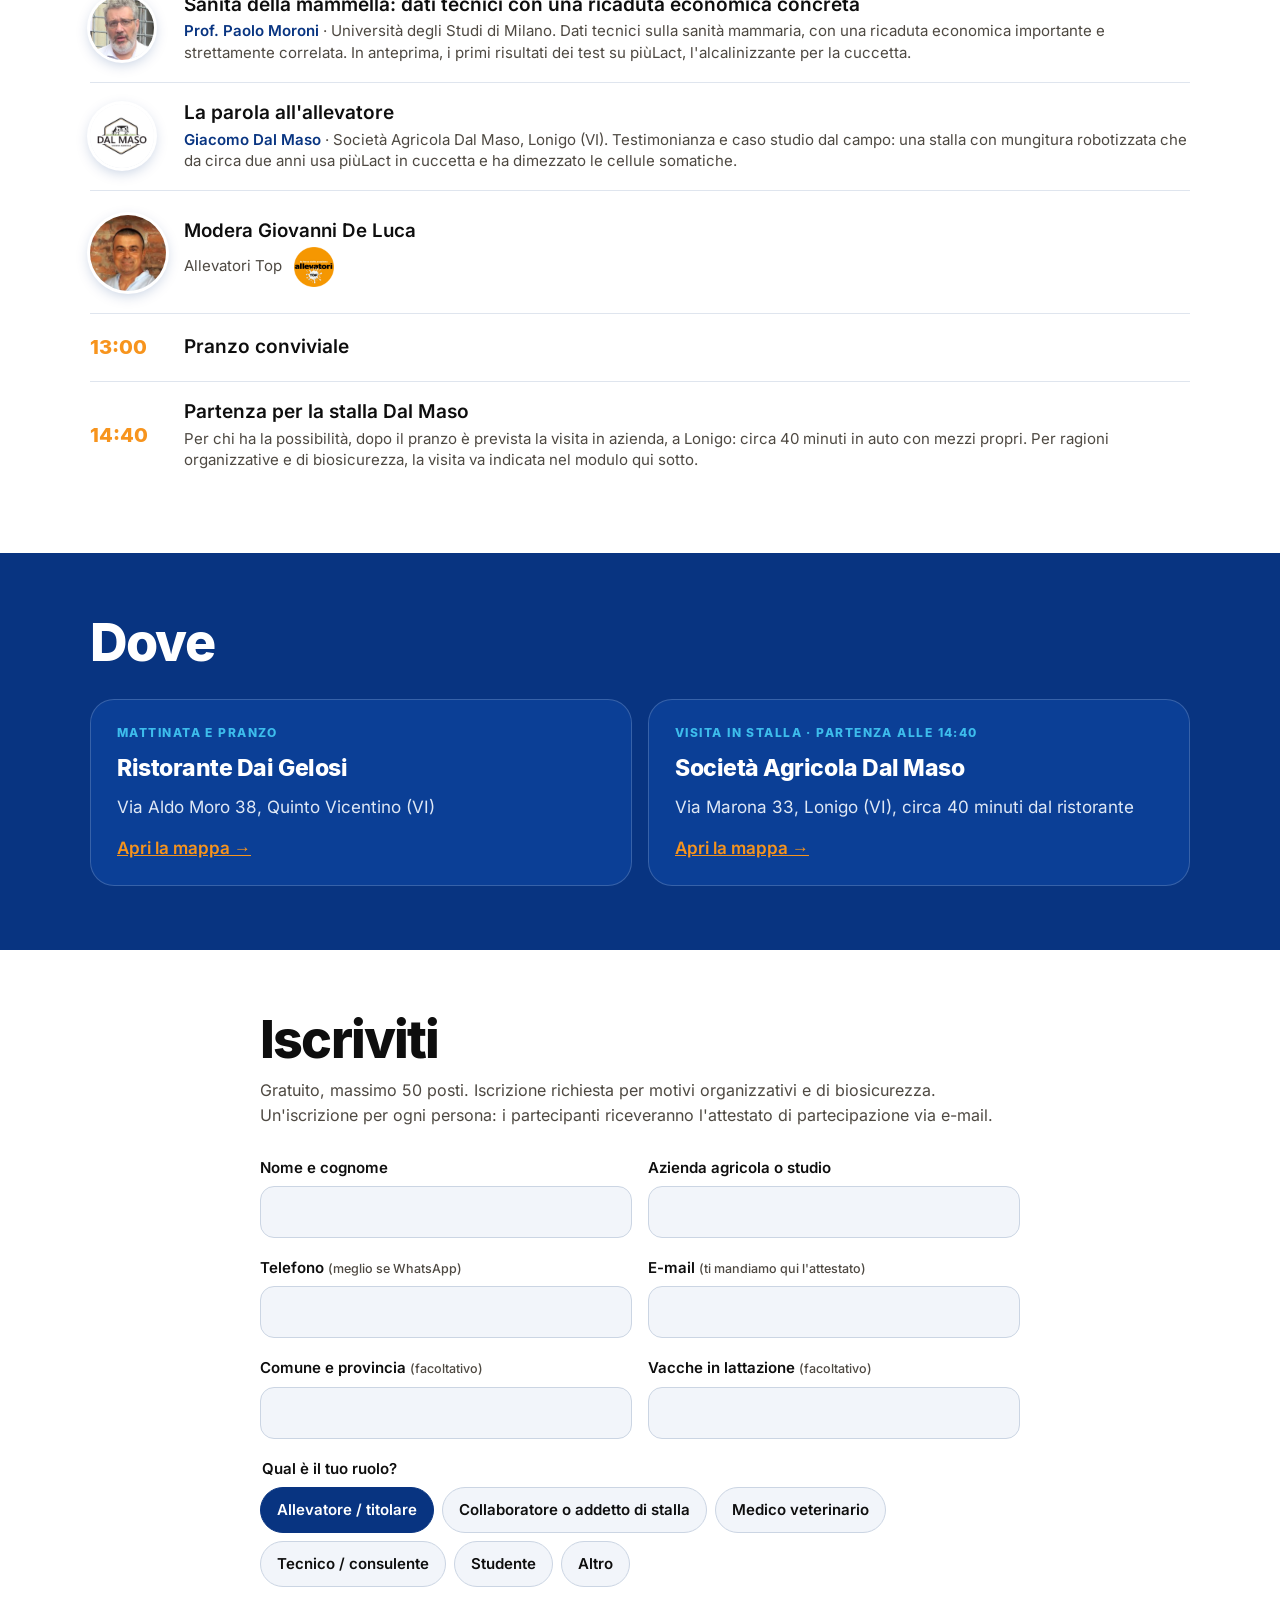
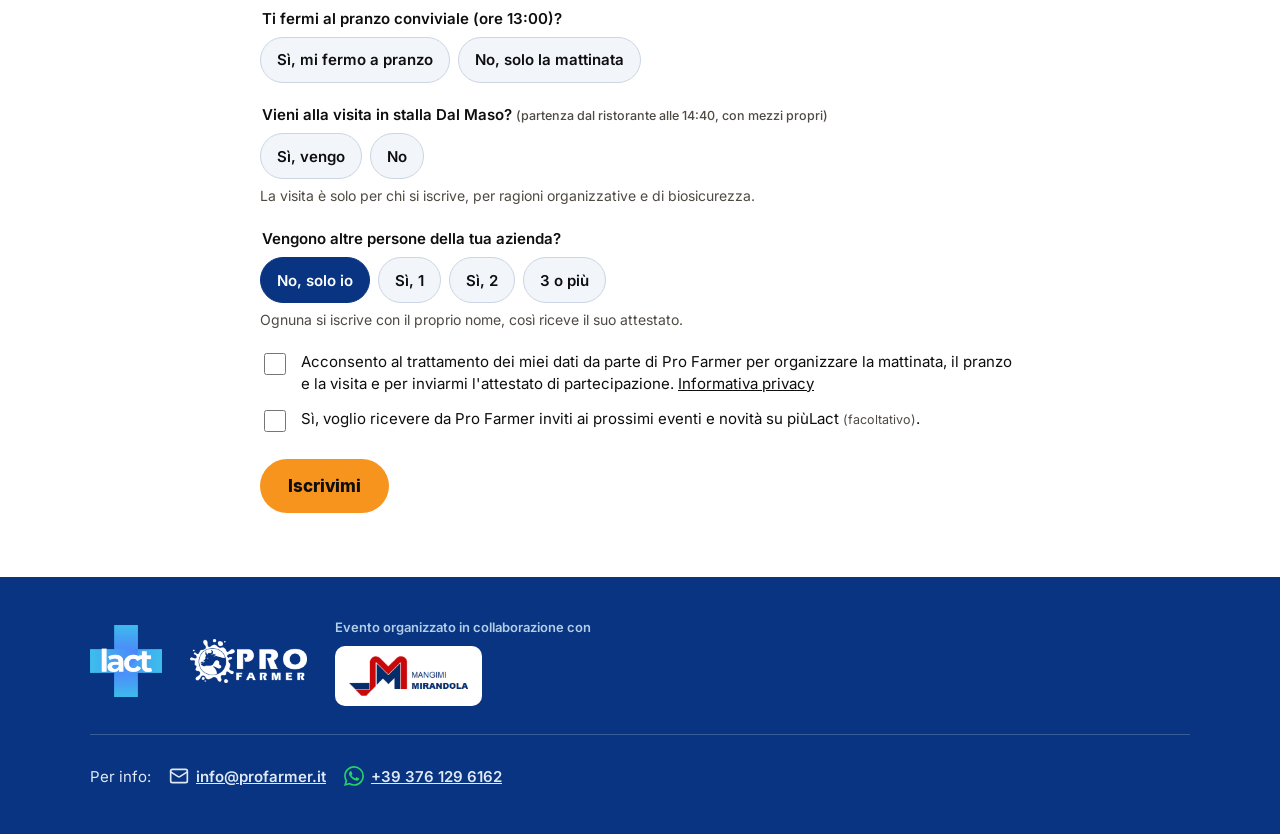
<file: mammella/index.html>
<!doctype html>
<html lang="it">
<head>
<meta charset="utf-8">
<meta name="viewport" content="width=device-width, initial-scale=1, viewport-fit=cover">
<title>Parte tutto da qui · venerdì 4 dicembre · Pro Farmer</title>
<meta name="description" content="Mattinata sulla sanità della mammella, venerdì 4 dicembre 2026 a Quinto Vicentino (VI). Pro Farmer in collaborazione con Mangimi Mirandola. Gratuito, 50 posti: iscriviti qui.">
<meta name="theme-color" content="#083481">
<link rel="icon" type="image/png" sizes="32x32" href="../assets/favicon-32.png">
<link rel="apple-touch-icon" href="../assets/apple-touch-icon.png">
<link rel="canonical" href="https://eventi.profarmer.it/mammella/">
<meta property="og:title" content="Parte tutto da qui · venerdì 4 dicembre">
<meta property="og:description" content="Mattinata sulla sanità della mammella con il prof. Canali, il prof. Moroni e l'azienda Dal Maso. Gratuito, 50 posti: iscriviti.">
<meta property="og:type" content="website">
<meta property="og:url" content="https://eventi.profarmer.it/mammella/">
<meta property="og:site_name" content="Eventi Pro Farmer">
<meta property="og:locale" content="it_IT">
<meta property="og:image" content="https://eventi.profarmer.it/mammella/anteprima.jpg?v=2">
<meta property="og:image:width" content="1200">
<meta property="og:image:height" content="630">
<meta name="twitter:card" content="summary_large_image">
<style>
/* Pagina di iscrizione alla mattinata del 4/12/2026, stessa grafica di locandina e social
   (Eventi/Mattinata Mammella Mirandola 2026-12-04): blu profondo, mammella di latte, arancio Pro Farmer.
   Le iscrizioni vanno alla funzione Supabase «iscrizione-evento» (tabella eventi_iscrizioni, 50 posti). */
@font-face{font-family:Inter;src:url(../assets/font/inter-400.woff2) format("woff2");font-weight:400;font-display:swap}
@font-face{font-family:Inter;src:url(../assets/font/inter-500.woff2) format("woff2");font-weight:500;font-display:swap}
@font-face{font-family:Inter;src:url(../assets/font/inter-600.woff2) format("woff2");font-weight:600 700;font-display:swap}
@font-face{font-family:Inter;src:url(../assets/font/inter-800.woff2) format("woff2");font-weight:800 900;font-display:swap}
:root{
  --blu:#083481; --blu2:#0B3F96; --notte:#05225A; --azzurro:#3DBDEC; --cielo:#B2CEE7; --arancio:#F7941D; --arancio-scuro:#E2831A;
  --inchiostro:#0E0E0E; --tenue:#4E4942; --carta:#FFFFFF; --campo:#F2F5FA; --errore:#B23A2E; --ok:#2E7D4F;
  --margine:clamp(20px,5vw,56px); --largo:1100px;
}
*{box-sizing:border-box}
html{scroll-behavior:smooth;-webkit-text-size-adjust:100%}
body{margin:0;background:var(--blu);color:#fff;font:400 17px/1.55 Inter,-apple-system,"Segoe UI",Roboto,sans-serif}
img{display:block;max-width:100%;height:auto}
a{color:inherit}
h1,h2,h3{text-wrap:balance;margin:0}
p{text-wrap:pretty}
:focus-visible{outline:3px solid var(--arancio);outline-offset:3px}
.contenitore{max-width:calc(var(--largo) + 2*var(--margine));margin:0 auto;padding:0 var(--margine)}

/* testata */
.testata{position:relative;overflow:hidden;padding:max(24px,env(safe-area-inset-top)) 0 56px}
.marchio{display:flex;align-items:center;gap:16px;padding-top:8px}
.marchio .pf{height:52px;width:auto}
.latte{width:min(620px,100%);margin:4px auto -10px}
.occhiello{display:flex;align-items:center;gap:12px;font-size:13px;font-weight:700;letter-spacing:.14em;text-transform:uppercase}
.occhiello::before{content:"";width:34px;height:3px;background:var(--arancio);flex:none}
h1{margin-top:14px;font-size:clamp(58px,11vw,120px);font-weight:900;letter-spacing:-.05em;line-height:.9}
h1 em{font-style:normal;color:var(--arancio)}
.sotto{margin:18px 0 0;max-width:30em;font-size:clamp(18px,2vw,22px);color:#dfe8f5}
.pillole{display:flex;flex-wrap:wrap;gap:10px;margin-top:26px}
.pillola{display:inline-flex;align-items:center;padding:9px 16px;border-radius:999px;background:#fff;color:var(--inchiostro);font-weight:700;font-size:15px}
.pillola.arancio{background:var(--arancio)}
.azioni{display:flex;flex-wrap:wrap;align-items:center;gap:14px 22px;margin-top:30px}
.bottone{display:inline-flex;align-items:center;justify-content:center;min-height:54px;padding:14px 28px;border:0;border-radius:999px;background:var(--arancio);color:var(--inchiostro);font:800 17px/1.2 Inter,sans-serif;text-decoration:none;cursor:pointer;transition:background-color .2s,transform .15s}
.bottone:hover{background:var(--arancio-scuro)}
.bottone:active{transform:scale(.97)}
.bottone:disabled{opacity:.6;cursor:default}
.posti{font-size:15px;color:var(--cielo)}
.posti b{color:#fff}

section{padding:64px 0}
h2{font-size:clamp(32px,4.5vw,52px);font-weight:900;letter-spacing:-.035em;line-height:1}
.chiara{background:#fff;color:var(--inchiostro)}

/* programma */
.programma ol{list-style:none;margin:34px 0 0;padding:0}
.programma li{display:grid;grid-template-columns:76px 1fr;gap:4px 18px;align-items:center;padding:18px 0;border-top:1px solid #DFE5EE}
.programma .ora{font-weight:900;font-size:20px;color:var(--arancio)}
.programma .modera{padding:24px 0 22px}
.programma .modera b{font-size:1.1em}
.programma .modera .volto{width:76px;height:76px}
.programma .at{display:inline-block;width:40px;height:40px;vertical-align:middle;margin-left:8px}
.programma .volto{width:64px;height:64px;border-radius:50%;object-fit:cover;box-shadow:0 0 0 3px #fff,0 4px 14px rgba(8,52,129,.25)}
.programma b{display:block;font-size:19px;line-height:1.3}
.programma small{display:block;margin-top:3px;color:var(--tenue);font-size:15px;line-height:1.45}
.programma .chi{color:var(--blu);font-weight:700}

/* dove */
.dove .due{display:grid;grid-template-columns:1fr 1fr;gap:16px;margin-top:30px}
@media(max-width:720px){.dove .due{grid-template-columns:1fr}}
.scheda{background:var(--blu2);border:1px solid rgba(255,255,255,.18);border-radius:24px;padding:24px 26px}
.scheda .tag{font-size:12px;font-weight:800;letter-spacing:.12em;text-transform:uppercase;color:var(--azzurro)}
.scheda h3{margin-top:8px;font-size:23px;font-weight:800;letter-spacing:-.02em}
.scheda p{margin:8px 0 14px;color:#dfe8f5}
.scheda a{font-weight:700;color:var(--arancio)}

/* modulo */
.modulo .contenitore{max-width:calc(760px + 2*var(--margine))}
form{margin-top:28px}
.campo{margin-bottom:18px}
.campo label,.gruppo legend{display:block;margin-bottom:7px;font-weight:700;font-size:15px}
.campo small,.gruppo legend small{font-weight:500;color:var(--tenue)}
input[type=text],input[type=email],input[type=tel],input[type=number],select{width:100%;min-height:52px;padding:12px 14px;border:1.5px solid #CBD5E3;border-radius:14px;background:var(--campo);font:500 17px Inter,sans-serif;color:var(--inchiostro)}
input:focus,select:focus{border-color:var(--blu);outline:none;background:#fff}
.due-campi{display:grid;grid-template-columns:1fr 1fr;gap:0 16px}
@media(max-width:600px){.due-campi{grid-template-columns:1fr}}
.gruppo{border:0;margin:0 0 20px;padding:0}
.scelte{display:flex;flex-wrap:wrap;gap:8px}
.scelta{position:relative}
.scelta input{position:absolute;opacity:0;inset:0}
.scelta span{display:inline-flex;align-items:center;min-height:46px;padding:10px 16px;border:1.5px solid #CBD5E3;border-radius:999px;background:var(--campo);font-weight:600;font-size:15px;cursor:pointer}
.scelta input:checked + span{border-color:var(--blu);background:var(--blu);color:#fff}
.scelta input:focus-visible + span{outline:3px solid var(--arancio);outline-offset:2px}
.nota{margin:6px 0 0;font-size:14px;color:var(--tenue)}
.consenso{display:flex;gap:12px;align-items:flex-start;margin:14px 0;font-size:15px;line-height:1.45}
.consenso input{width:22px;height:22px;margin-top:2px;flex:none;accent-color:var(--blu)}
.trappola{position:absolute;left:-9999px;height:0;overflow:hidden}
.esito{display:none;margin-top:18px;padding:18px 20px;border-radius:16px;font-weight:600}
.esito.ok{display:block;background:#E8F4EC;color:var(--ok)}
.esito.attesa{display:block;background:#FFF3E2;color:#8A4B00}
.esito.no{display:block;background:#FBEAE8;color:var(--errore)}

footer{padding:40px 0 calc(40px + env(safe-area-inset-bottom));font-size:15px;color:#dfe8f5}
footer .loghi{display:flex;flex-wrap:wrap;align-items:center;gap:20px 28px;padding-bottom:28px;border-bottom:1px solid rgba(255,255,255,.2);margin-bottom:24px}
footer .loghi .piulact{height:72px;width:auto}
footer .loghi .pf{height:44px;width:auto}
/* il logo Mangimi Mirandola resta com'è, sul suo fondo bianco */
footer .collab{display:flex;flex-direction:column;gap:8px;font-size:13px;font-weight:600;color:var(--cielo)}
footer .collab span{background:#fff;border-radius:10px;padding:10px 14px;align-self:flex-start}
footer .collab img{height:40px;width:auto}
footer a{font-weight:700}
footer .info{display:flex;flex-wrap:wrap;align-items:center;gap:8px 18px}
footer .info a{display:inline-flex;align-items:center;gap:7px;padding:6px 0}
footer .ic{width:20px;height:20px;flex:none}
@media(max-width:480px){.occhiello{font-size:11px;letter-spacing:.1em}.occhiello::before{width:22px}.pillola{font-size:14px;padding:8px 13px}}
@media(prefers-reduced-motion:reduce){html{scroll-behavior:auto}.bottone{transition:none}}
</style>
</head>
<body>

<header class="testata">
  <div class="contenitore">
    <div class="marchio">
      <img class="pf" src="pf_bianco.png" alt="Pro Farmer" width="360" height="136">
    </div>
    <img class="latte" src="latte.jpg" alt="Una mammella fatta di latte" width="1100" height="1050" fetchpriority="high">
    <div class="occhiello">Mattinata sulla sanità della mammella</div>
    <h1>Parte tutto<br>da <em>qui.</em></h1>
    <p class="sotto">Prevenire le infezioni mammarie significa gettare le basi delle performance della mandria: produzione, qualità del latte e longevità delle vacche partono da qui.</p>
    <div class="pillole">
      <span class="pillola arancio">Venerdì 4 dicembre · ore 9:30</span>
      <span class="pillola">Ristorante Dai Gelosi · Quinto Vicentino (VI)</span>
    </div>
    <div class="azioni">
      <a class="bottone" href="#iscriviti">Iscriviti gratis</a>
      <span class="posti" id="posti">Gratuito, massimo 50 posti. Iscrizione richiesta per motivi organizzativi e di biosicurezza.</span>
    </div>
  </div>
</header>

<section class="programma chiara">
  <div class="contenitore">
    <h2>Il programma</h2>
    <ol>
      <li><span class="ora">9:30</span><div><b>Check-in partecipanti, accoglienza e welcome coffee</b></div></li>
      <li><img class="volto" src="canali.jpg" alt="Prof. Gabriele Canali" width="320" height="320"><div><b>Il mercato del latte oggi</b><small><span class="chi">Prof. Gabriele Canali</span> · Università Cattolica del Sacro Cuore, Piacenza · Direttore CREFIS. Focus sul singolare periodo che sta attraversando il mercato lattiero-caseario e su cosa significa, in concreto, per chi produce latte.</small></div></li>
      <li><img class="volto" src="moroni.jpg" alt="Prof. Paolo Moroni" width="320" height="320"><div><b>Sanità della mammella: dati tecnici con una ricaduta economica concreta</b><small><span class="chi">Prof. Paolo Moroni</span> · Università degli Studi di Milano. Dati tecnici sulla sanità mammaria, con una ricaduta economica importante e strettamente correlata. In anteprima, i primi risultati dei test su piùLact, l'alcalinizzante per la cuccetta.</small></div></li>
      <li><img class="volto" src="dalmaso.jpg" alt="Società Agricola Dal Maso" width="320" height="320"><div><b>La parola all'allevatore</b><small><span class="chi">Giacomo Dal Maso</span> · Società Agricola Dal Maso, Lonigo (VI). Testimonianza e caso studio dal campo: una stalla con mungitura robotizzata che da circa due anni usa piùLact in cuccetta e ha dimezzato le cellule somatiche.</small></div></li>
      <li class="modera"><img class="volto" src="deluca.jpg" alt="Giovanni De Luca" width="320" height="320"><div><b>Modera Giovanni De Luca</b><small>Allevatori Top <img class="at" src="allevatoritop.png" alt="Allevatori Top" width="240" height="240"></small></div></li>
      <li><span class="ora">13:00</span><div><b>Pranzo conviviale</b></div></li>
      <li><span class="ora">14:40</span><div><b>Partenza per la stalla Dal Maso</b><small>Per chi ha la possibilità, dopo il pranzo è prevista la visita in azienda, a Lonigo: circa 40 minuti in auto con mezzi propri. Per ragioni organizzative e di biosicurezza, la visita va indicata nel modulo qui sotto.</small></div></li>
    </ol>
  </div>
</section>

<section class="dove">
  <div class="contenitore">
    <h2>Dove</h2>
    <div class="due">
      <div class="scheda"><div class="tag">Mattinata e pranzo</div><h3>Ristorante Dai Gelosi</h3><p>Via Aldo Moro 38, Quinto Vicentino (VI)</p><a href="https://www.google.com/maps/search/?api=1&amp;query=Ristorante%20Dai%20Gelosi%2C%20via%20Aldo%20Moro%2038%2C%20Quinto%20Vicentino%20VI" target="_blank" rel="noopener">Apri la mappa →</a></div>
      <div class="scheda"><div class="tag">Visita in stalla · partenza alle 14:40</div><h3>Società Agricola Dal Maso</h3><p>Via Marona 33, Lonigo (VI), circa 40 minuti dal ristorante</p><a href="https://maps.google.com/?q=45.404060,11.395239" target="_blank" rel="noopener">Apri la mappa →</a></div>
    </div>
  </div>
</section>

<section class="modulo chiara" id="iscriviti">
  <div class="contenitore">
    <h2>Iscriviti</h2>
    <p class="nota" style="font-size:16px;margin-top:12px">Gratuito, massimo 50 posti. Iscrizione richiesta per motivi organizzativi e di biosicurezza. Un'iscrizione per ogni persona: i partecipanti riceveranno l'attestato di partecipazione via e-mail.</p>
    <form id="modulo" novalidate>
      <div class="due-campi">
        <div class="campo"><label for="nome">Nome e cognome</label><input id="nome" name="nome" type="text" autocomplete="name" required maxlength="120"></div>
        <div class="campo"><label for="azienda">Azienda agricola o studio</label><input id="azienda" name="azienda" type="text" autocomplete="organization" required maxlength="200"></div>
        <div class="campo"><label for="telefono">Telefono <small>(meglio se WhatsApp)</small></label><input id="telefono" name="telefono" type="tel" autocomplete="tel" inputmode="tel" required maxlength="40"></div>
        <div class="campo"><label for="email">E-mail <small>(ti mandiamo qui l'attestato)</small></label><input id="email" name="email" type="email" autocomplete="email" inputmode="email" required maxlength="200"></div>
        <div class="campo"><label for="comune">Comune e provincia <small>(facoltativo)</small></label><input id="comune" name="comune" type="text" autocomplete="address-level2" maxlength="120"></div>
        <div class="campo"><label for="vacche">Vacche in lattazione <small>(facoltativo)</small></label><input id="vacche" name="vacche" type="number" inputmode="numeric" min="0" max="20000"></div>
      </div>
      <fieldset class="gruppo"><legend>Qual è il tuo ruolo?</legend><div class="scelte">
        <label class="scelta"><input type="radio" name="ruolo" value="allevatore" checked><span>Allevatore / titolare</span></label>
        <label class="scelta"><input type="radio" name="ruolo" value="collaboratore"><span>Collaboratore o addetto di stalla</span></label>
        <label class="scelta"><input type="radio" name="ruolo" value="veterinario"><span>Medico veterinario</span></label>
        <label class="scelta"><input type="radio" name="ruolo" value="tecnico"><span>Tecnico / consulente</span></label>
        <label class="scelta"><input type="radio" name="ruolo" value="studente"><span>Studente</span></label>
        <label class="scelta"><input type="radio" name="ruolo" value="altro"><span>Altro</span></label>
      </div><div class="campo" id="campo-altro" hidden style="margin-top:10px"><input id="ruolo_altro" name="ruolo_altro" type="text" maxlength="80" placeholder="Scrivi il tuo ruolo" aria-label="Il tuo ruolo"></div></fieldset>
      <fieldset class="gruppo"><legend>Ti fermi al pranzo conviviale (ore 13:00)?</legend><div class="scelte">
        <label class="scelta"><input type="radio" name="pranzo" value="si" required><span>Sì, mi fermo a pranzo</span></label>
        <label class="scelta"><input type="radio" name="pranzo" value="no"><span>No, solo la mattinata</span></label>
      </div></fieldset>
      <div class="campo" id="campo-allergie"><label for="allergie">Allergie o intolleranze alimentari <small>(facoltativo)</small></label><input id="allergie" name="allergie" type="text" maxlength="300"></div>
      <fieldset class="gruppo"><legend>Vieni alla visita in stalla Dal Maso? <small>(partenza dal ristorante alle 14:40, con mezzi propri)</small></legend><div class="scelte">
        <label class="scelta"><input type="radio" name="visita" value="si" required><span>Sì, vengo</span></label>
        <label class="scelta"><input type="radio" name="visita" value="no"><span>No</span></label>
      </div><p class="nota">La visita è solo per chi si iscrive, per ragioni organizzative e di biosicurezza.</p></fieldset>
      <fieldset class="gruppo"><legend>Vengono altre persone della tua azienda?</legend><div class="scelte">
        <label class="scelta"><input type="radio" name="altri" value="0" checked><span>No, solo io</span></label>
        <label class="scelta"><input type="radio" name="altri" value="1"><span>Sì, 1</span></label>
        <label class="scelta"><input type="radio" name="altri" value="2"><span>Sì, 2</span></label>
        <label class="scelta"><input type="radio" name="altri" value="3"><span>3 o più</span></label>
      </div><p class="nota">Ognuna si iscrive con il proprio nome, così riceve il suo attestato.</p></fieldset>
      <label class="consenso"><input type="checkbox" id="privacy" required><span>Acconsento al trattamento dei miei dati da parte di Pro Farmer per organizzare la mattinata, il pranzo e la visita e per inviarmi l'attestato di partecipazione. <a href="https://www.iubenda.com/privacy-policy/12376136" target="_blank" rel="noopener">Informativa privacy</a></span></label>
      <label class="consenso"><input type="checkbox" id="novita"><span>Sì, voglio ricevere da Pro Farmer inviti ai prossimi eventi e novità su piùLact <small style="color:var(--tenue)">(facoltativo)</small>.</span></label>
      <div class="trappola" aria-hidden="true"><label for="sito">Lascia vuoto</label><input id="sito" name="sito" type="text" tabindex="-1" autocomplete="off"></div>
      <button class="bottone" type="submit" id="invia" style="margin-top:10px">Iscrivimi</button>
      <div class="esito" id="esito" role="status" aria-live="polite"></div>
    </form>
  </div>
</section>

<footer>
  <div class="contenitore">
    <div class="loghi">
      <img class="piulact" src="piulact.png" alt="piùLact" width="260" height="260">
      <img class="pf" src="pf_bianco.png" alt="Pro Farmer" width="360" height="136">
      <div class="collab">Evento organizzato in collaborazione con<span><img src="mirandola_originale.png" alt="Mangimi Mirandola" width="720" height="242"></span></div>
    </div>
    <div class="info">Per info: <a href="mailto:info@profarmer.it"><svg class="ic" viewBox="0 0 24 24" aria-hidden="true" fill="none" stroke="currentColor" stroke-width="2" stroke-linecap="round" stroke-linejoin="round"><rect width="20" height="16" x="2" y="4" rx="2"/><path d="m22 7-8.97 5.7a1.94 1.94 0 0 1-2.06 0L2 7"/></svg>info@profarmer.it</a> <a href="https://wa.me/393761296162"><svg class="ic" viewBox="0 0 24 24" aria-hidden="true"><path fill="#25D366" d="M17.472 14.382c-.297-.149-1.758-.867-2.03-.967-.273-.099-.471-.148-.67.15-.197.297-.767.966-.94 1.164-.173.199-.347.223-.644.075-.297-.15-1.255-.463-2.39-1.475-.883-.788-1.48-1.761-1.653-2.059-.173-.297-.018-.458.13-.606.134-.133.298-.347.446-.52.149-.174.198-.298.298-.497.099-.198.05-.371-.025-.52-.075-.149-.669-1.612-.916-2.207-.242-.579-.487-.5-.669-.51-.173-.008-.371-.01-.57-.01-.198 0-.52.074-.792.372-.272.297-1.04 1.016-1.04 2.479 0 1.462 1.065 2.875 1.213 3.074.149.198 2.096 3.2 5.077 4.487.709.306 1.262.489 1.694.625.712.227 1.36.195 1.871.118.571-.085 1.758-.719 2.006-1.413.248-.694.248-1.289.173-1.413-.074-.124-.272-.198-.57-.347m-5.421 7.403h-.004a9.87 9.87 0 01-5.031-1.378l-.361-.214-3.741.982.998-3.648-.235-.374a9.86 9.86 0 01-1.51-5.26c.001-5.45 4.436-9.884 9.888-9.884 2.64 0 5.122 1.03 6.988 2.898a9.825 9.825 0 012.893 6.994c-.003 5.45-4.437 9.884-9.885 9.884m8.413-18.297A11.815 11.815 0 0012.05 0C5.495 0 .16 5.335.157 11.892c0 2.096.547 4.142 1.588 5.945L.057 24l6.305-1.654a11.882 11.882 0 005.683 1.448h.005c6.554 0 11.89-5.335 11.893-11.893a11.821 11.821 0 00-3.48-8.413Z"/></svg>+39 376 129 6162</a></div>
  </div>
</footer>

<script>
(function () {
  var URL_FUNZIONE = 'https://gmhmxybqmkcmnbjdnslz.supabase.co/functions/v1/iscrizione-evento';
  var EVENTO = 'mammella-2026-12-04';
  var $ = function (id) { return document.getElementById(id); };
  var modulo = $('modulo'), esito = $('esito'), invia = $('invia');

  // posti liberi
  fetch(URL_FUNZIONE + '?evento=' + EVENTO).then(function (r) { return r.json(); }).then(function (d) {
    if (!d || !d.ok) return;
    if (!d.aperto) { $('posti').innerHTML = '<b>Iscrizioni chiuse.</b> Scrivici su WhatsApp.'; invia.disabled = true; return; }
    if (d.liberi === 0) $('posti').innerHTML = '<b>Posti esauriti:</b> iscrivendoti entri in lista d’attesa.';
    else if (d.liberi != null && d.liberi <= 20) $('posti').innerHTML = 'Restano <b>' + d.liberi + ' posti</b> su ' + d.posti + '.';
  }).catch(function () {});

  function valore(n) { var c = modulo.querySelector('input[name=' + n + ']:checked'); return c ? c.value : ''; }
  // campi che compaiono solo quando servono
  function aggiorna() {
    var ruolo = modulo.querySelector('input[name=ruolo]:checked').value;
    $('campo-altro').hidden = ruolo !== 'altro';
    $('campo-allergie').hidden = valore('pranzo') !== 'si';
  }
  modulo.addEventListener('change', aggiorna); aggiorna();

  function mostra(tipo, testo) { esito.className = 'esito ' + tipo; esito.textContent = testo; }

  modulo.addEventListener('submit', function (ev) {
    ev.preventDefault();
    var d = {
      evento: EVENTO, nome: $('nome').value, azienda: $('azienda').value, telefono: $('telefono').value, email: $('email').value,
      comune: $('comune').value, vacche: $('vacche').value, ruolo: valore('ruolo'), ruolo_altro: $('ruolo_altro').value,
      pranzo: valore('pranzo'), allergie: $('allergie').value, visita: valore('visita'), altri: valore('altri'),
      privacy: $('privacy').checked, consenso_novita: $('novita').checked, sito: $('sito').value
    };
    if (!d.nome.trim()) { $('nome').focus(); return mostra('no', 'Scrivi nome e cognome.'); }
    if (!d.azienda.trim()) { $('azienda').focus(); return mostra('no', 'Scrivi l’azienda agricola o lo studio.'); }
    if (d.telefono.replace(/\D/g, '').length < 6) { $('telefono').focus(); return mostra('no', 'Il telefono non sembra giusto.'); }
    if (!/^[^@\s]+@[^@\s]+\.[^@\s]+$/.test(d.email.trim())) { $('email').focus(); return mostra('no', 'L’e-mail non sembra giusta: ci mandiamo l’attestato.'); }
    if (d.pranzo !== 'si' && d.pranzo !== 'no') return mostra('no', 'Dicci se ti fermi al pranzo conviviale: sì o no.');
    if (d.visita !== 'si' && d.visita !== 'no') return mostra('no', 'Dicci se vieni alla visita in stalla: sì o no.');
    if (!d.privacy) return mostra('no', 'Serve il consenso al trattamento dei dati per iscriverti.');
    invia.disabled = true; invia.textContent = 'Invio…';
    fetch(URL_FUNZIONE, { method: 'POST', headers: { 'Content-Type': 'application/json' }, body: JSON.stringify(d) })
      .then(function (r) { return r.json(); })
      .then(function (r) {
        if (!r.ok) { invia.disabled = false; invia.textContent = 'Iscrivimi'; return mostra('no', r.motivo || 'Non salvato: riprova tra poco.'); }
        modulo.querySelectorAll('input,button').forEach(function (x) { x.disabled = true; });
        invia.textContent = 'Fatto';
        if (r.lista_attesa) mostra('attesa', 'Grazie! I 50 posti sono già presi: sei in lista d’attesa. Se si libera un posto ti scriviamo subito.');
        else mostra('ok', 'Grazie, iscrizione ricevuta! ' + (r.email ? 'Ti abbiamo mandato il riepilogo via e-mail (guarda anche nella posta indesiderata).' : 'Ti scriviamo noi con il riepilogo.'));
      })
      .catch(function () { invia.disabled = false; invia.textContent = 'Iscrivimi'; mostra('no', 'Non riesco a collegarmi: controlla la rete e riprova.'); });
  });
})();
</script>
</body>
</html>
</file>
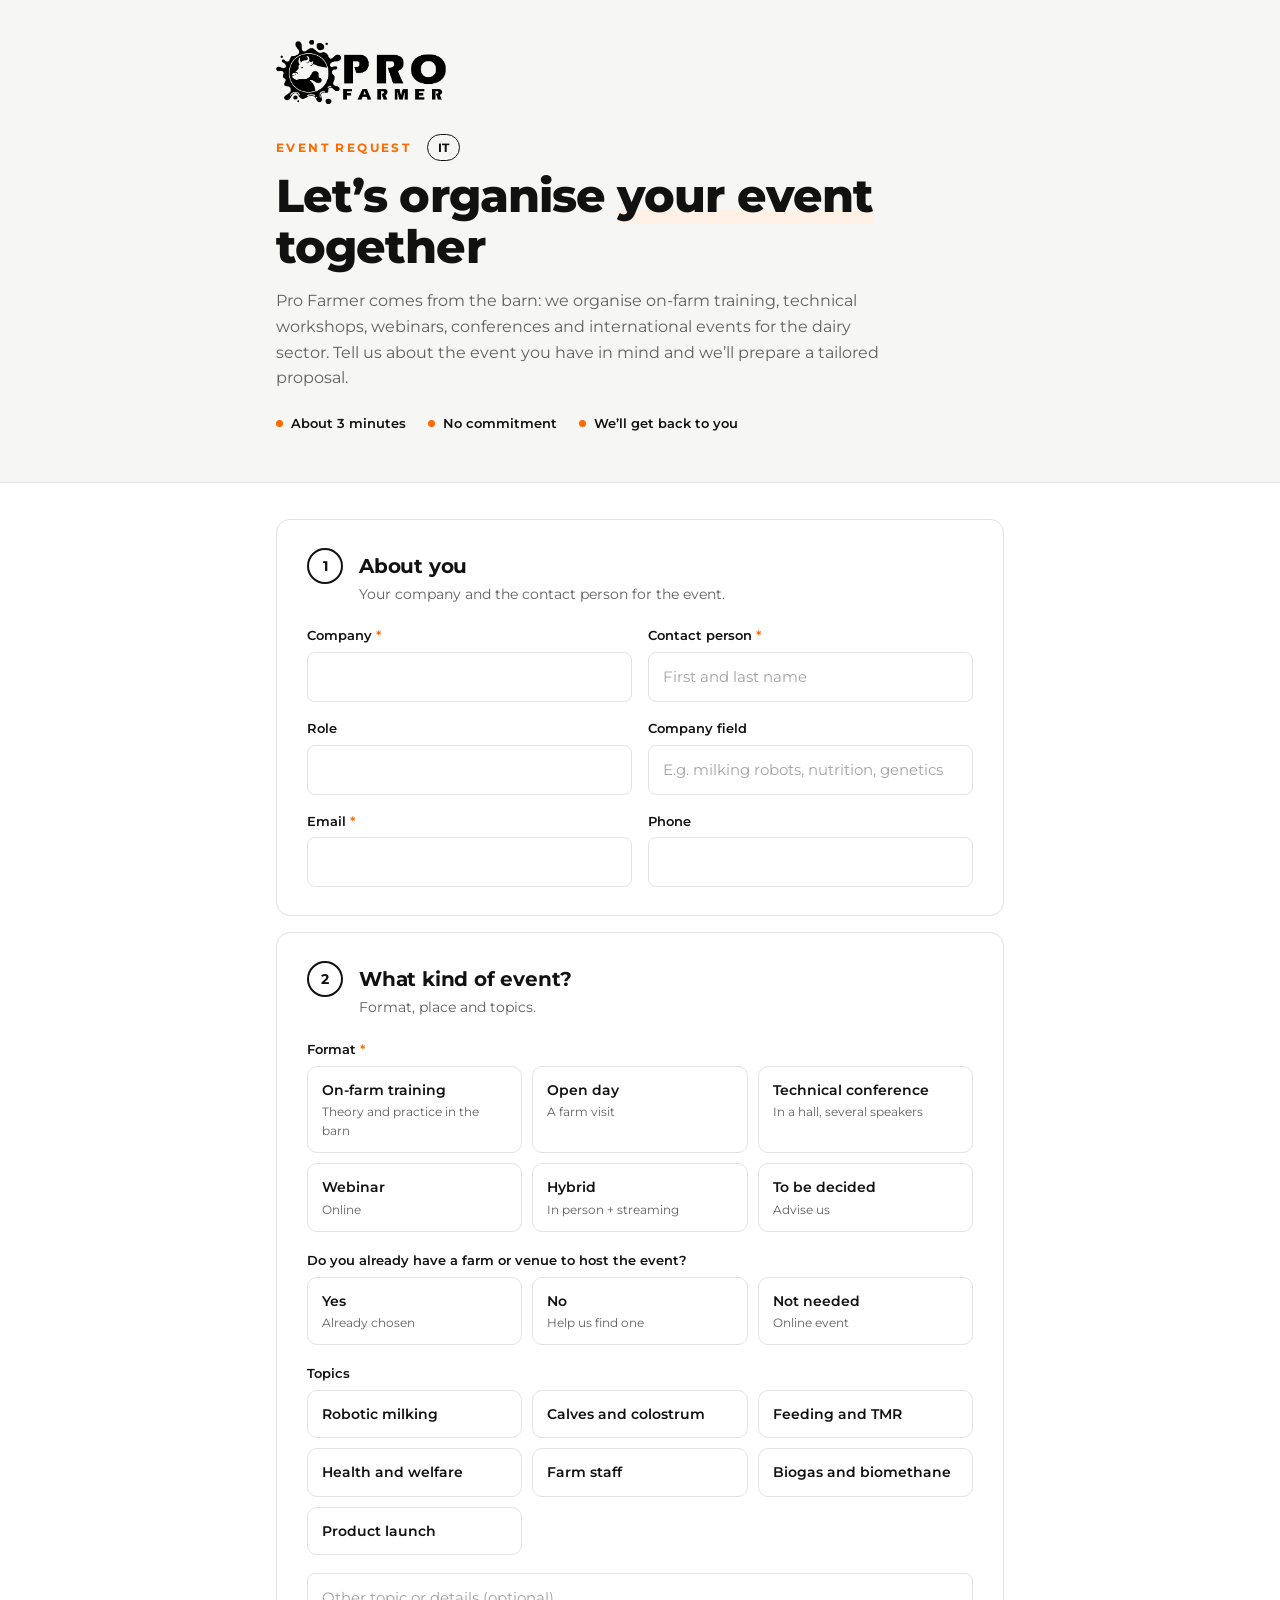
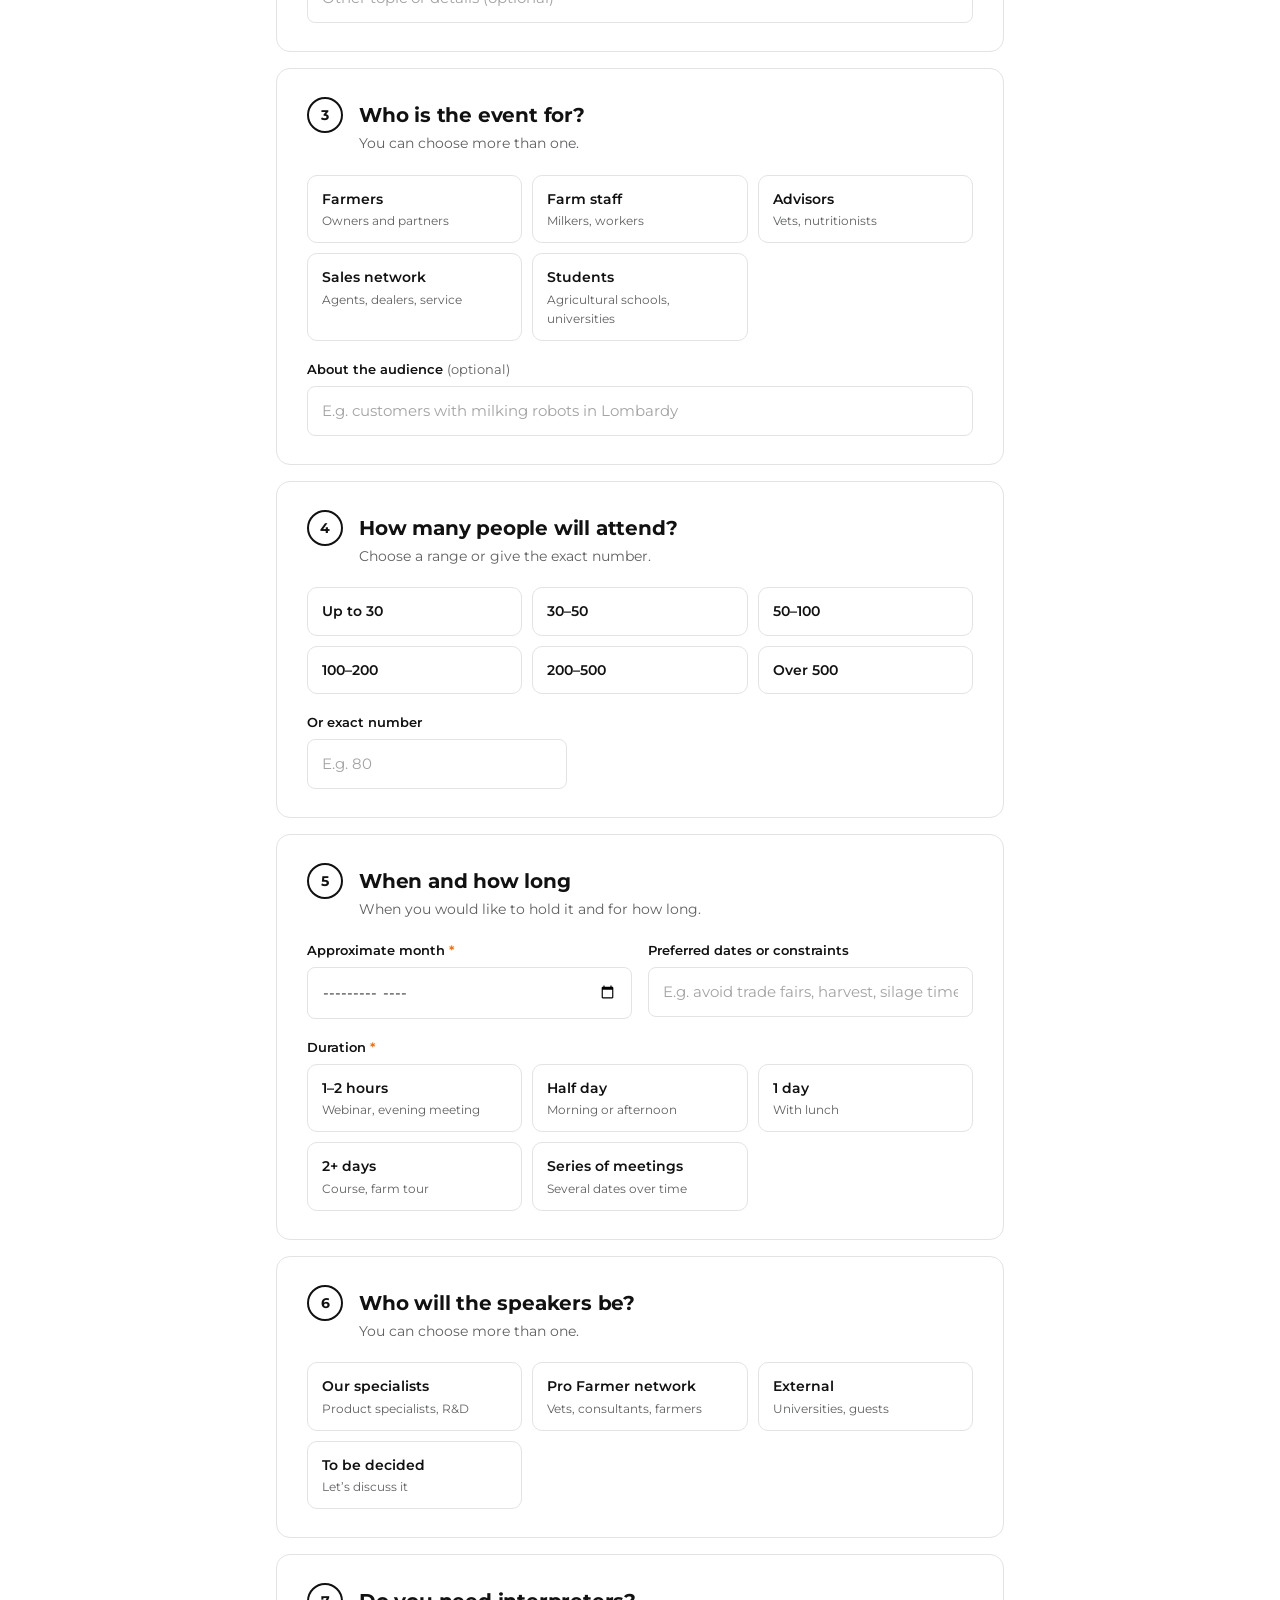
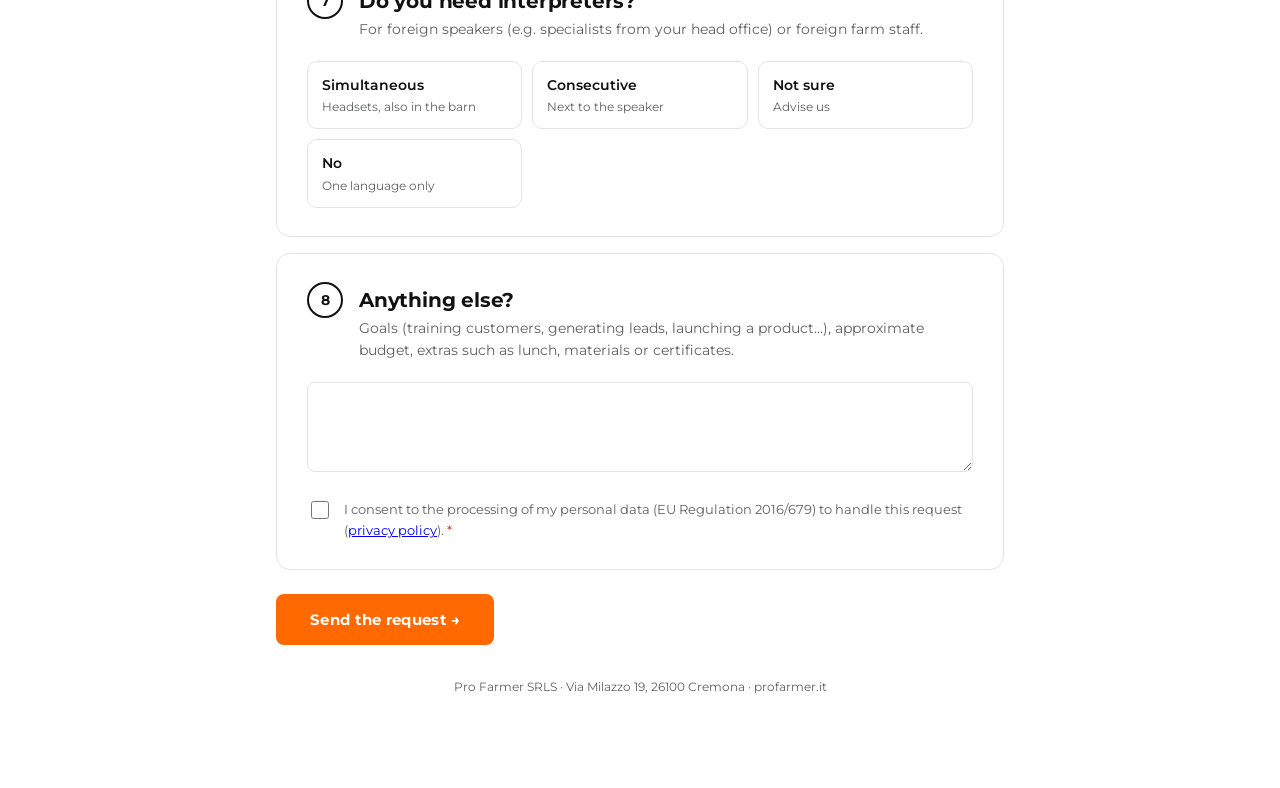
<file: briefing/en/index.html>
<!doctype html>
<html lang="en">
<head>
<meta charset="utf-8">
<meta name="viewport" content="width=device-width,initial-scale=1">
<title>Event briefing – Pro Farmer</title>
<link rel="alternate" hreflang="it" href="https://eventi.profarmer.it/briefing/">
<link rel="alternate" hreflang="en" href="https://eventi.profarmer.it/briefing/en/">
<link rel="preconnect" href="https://fonts.googleapis.com">
<link href="https://fonts.googleapis.com/css2?family=Montserrat:wght@400;500;600;700;800&display=swap" rel="stylesheet">
<style>
:root{
  --bg:#ffffff;--card:#ffffff;--soft:#f6f6f4;--ink:#111111;--muted:#5f6062;--line:#e3e3e3;
  --accent:#ff6900;--accent-2:#e45e00;--accent-soft:#fff1e6;--err:#c62828;
}
*{box-sizing:border-box}
html{scroll-behavior:smooth}
body{margin:0;background:var(--bg);color:var(--ink);font:16px/1.6 Montserrat,system-ui,sans-serif;-webkit-font-smoothing:antialiased}

.hero{border-bottom:1px solid var(--line);background:var(--soft)}
.hero .in{max-width:760px;margin:0 auto;padding:40px 16px 48px}
.logo{display:block;height:64px;width:auto}
.lingua{display:inline-flex;align-items:center;margin-left:12px;padding:3px 10px;border:1.5px solid currentColor;border-radius:999px;font-size:12px;font-weight:700;color:inherit;text-decoration:none}
.brand{display:inline-block;margin-top:34px;font-size:12px;letter-spacing:.2em;text-transform:uppercase;color:var(--accent);font-weight:700}
.hero h1{font-weight:800;font-size:clamp(30px,5.4vw,46px);line-height:1.1;letter-spacing:-.02em;margin:10px 0 16px}
.hero h1 .u{box-shadow:inset 0 -.32em 0 var(--accent-soft)}
.hero p{color:var(--muted);margin:0;max-width:56ch;font-size:16px}
.meta{display:flex;gap:22px;flex-wrap:wrap;margin-top:22px;font-size:13px;font-weight:600}
.meta span::before{content:"";display:inline-block;width:7px;height:7px;border-radius:50%;background:var(--accent);margin-right:8px;vertical-align:1px}

main{max-width:760px;margin:0 auto;padding:36px 16px 80px}
.card{background:var(--card);border:1px solid var(--line);border-radius:14px;padding:28px 30px;margin-bottom:16px;scroll-margin-top:20px;transition:border-color .2s}
.card.err{border-color:var(--err);animation:shake .35s}
@keyframes shake{25%,75%{transform:translateX(-6px)}50%{transform:translateX(6px)}}
.head{display:flex;gap:16px;align-items:flex-start;margin-bottom:20px}
.no{flex:none;width:36px;height:36px;border-radius:50%;border:2px solid var(--ink);display:grid;place-items:center;font:700 14px Montserrat,sans-serif;transition:all .2s}
.card.ok .no{background:var(--accent);border-color:var(--accent);color:#fff}
.card h2{font-weight:700;font-size:20px;line-height:1.3;margin:5px 0 4px;letter-spacing:-.01em}
.sub{color:var(--muted);margin:0;font-size:14px}

.grid{display:grid;grid-template-columns:1fr 1fr;gap:16px}
.full{grid-column:1/-1}
label.f,.lbl{display:block;font-weight:600;font-size:13px;margin-bottom:6px}
.req::after{content:" *";color:var(--accent)}
input[type=text],input[type=email],input[type=tel],input[type=number],input[type=month],textarea{
  width:100%;padding:12px 14px;border:1px solid var(--line);border-radius:8px;font:inherit;font-size:15px;background:#fff;color:var(--ink);transition:border .15s,box-shadow .15s}
textarea{min-height:90px;resize:vertical}
input::placeholder,textarea::placeholder{color:#a3a3a3}
input:focus,textarea:focus{outline:none;border-color:var(--accent);box-shadow:0 0 0 4px rgba(255,105,0,.15)}
.mt{margin-top:18px}

.tiles{display:grid;grid-template-columns:repeat(auto-fill,minmax(160px,1fr));gap:10px}
.pill{position:relative;display:block;cursor:pointer}
.pill input{position:absolute;opacity:0;pointer-events:none}
.pill span{display:flex;flex-direction:column;gap:1px;height:100%;padding:12px 14px;border:1.5px solid var(--line);border-radius:10px;background:#fff;transition:all .15s;user-select:none}
.pill b{font-weight:600;font-size:14px}
.pill small{color:var(--muted);font-size:12px}
.pill:hover span{border-color:var(--ink)}
.pill input:checked+span{background:var(--ink);border-color:var(--ink);color:#fff;box-shadow:inset 4px 0 0 var(--accent)}
.pill input:checked+span small{color:rgba(255,255,255,.7)}
.pill input:focus-visible+span{box-shadow:0 0 0 4px rgba(255,105,0,.25)}

.counter{display:flex;align-items:center;gap:20px;flex-wrap:wrap}
.big{font-weight:800;font-size:44px;line-height:1;min-width:3.2ch;letter-spacing:-.03em}
input[type=range]{flex:1;min-width:200px;accent-color:var(--accent)}
.counter input[type=number]{width:120px}

.reveal{display:none;margin-top:18px}
.reveal.on{display:block;animation:fade .25s}
@keyframes fade{from{opacity:0;transform:translateY(-4px)}to{opacity:1;transform:none}}

.consent{display:flex;gap:12px;align-items:flex-start;font-size:13px;color:var(--muted);margin-top:20px;cursor:pointer}
.consent input{accent-color:var(--accent);margin-top:2px;width:18px;height:18px;flex:none}

.actions{display:flex;align-items:center;gap:18px;flex-wrap:wrap;margin-top:24px}
button{background:var(--accent);color:#fff;border:0;border-radius:8px;padding:16px 34px;font:700 15px Montserrat,sans-serif;letter-spacing:.02em;cursor:pointer;transition:transform .15s,background .15s}
button:hover{background:var(--accent-2);transform:translateY(-1px)}
button:disabled{opacity:.6;cursor:wait;transform:none}
#status{font-size:14px;color:var(--err);font-weight:500}

/* Schermata di invio */
.ov{position:fixed;inset:0;z-index:50;background:#fff;display:none;place-items:center;padding:24px 16px;overflow-y:auto}
.ov.on{display:grid;animation:fade .3s}
.ov .box{width:100%;max-width:520px;text-align:center}
.ov .logo{height:52px;margin:0 auto 34px}
.ov h2{font-weight:800;font-size:clamp(24px,4.5vw,30px);line-height:1.2;letter-spacing:-.02em;margin:0 0 10px}
.ov p{color:var(--muted);margin:0 auto 22px;max-width:42ch}
.spin{width:64px;height:64px;border-radius:50%;border:5px solid var(--accent-soft);border-top-color:var(--accent);margin:0 auto 24px;animation:rot .9s linear infinite}
@keyframes rot{to{transform:rotate(360deg)}}
.check{width:76px;height:76px;border-radius:50%;background:var(--accent);display:grid;place-items:center;margin:0 auto 24px;animation:pop .5s cubic-bezier(.2,1.6,.4,1)}
.check path{stroke-dasharray:30;stroke-dashoffset:30;animation:draw .45s .25s forwards}
@keyframes pop{from{transform:scale(0)}to{transform:scale(1)}}
@keyframes draw{to{stroke-dashoffset:0}}
.recap{text-align:left;background:var(--soft);border-radius:12px;padding:18px 20px;margin:0 0 24px;font-size:14px}
.recap div{display:flex;justify-content:space-between;gap:16px;padding:6px 0;border-bottom:1px solid var(--line)}
.recap div:last-child{border-bottom:0}
.recap dt{color:var(--muted)}
.recap dd{margin:0;font-weight:600;text-align:right}
.ov .btns{display:flex;gap:12px;justify-content:center;flex-wrap:wrap}
.ghost{background:#fff;color:var(--ink);border:1.5px solid var(--ink)}
.ghost:hover{background:var(--soft)}
.errx{width:76px;height:76px;border-radius:50%;background:#fdecea;color:var(--err);display:grid;place-items:center;margin:0 auto 24px;font-size:36px;font-weight:700}
.st{display:none}.st.on{display:block}
.foot{text-align:center;color:var(--muted);font-size:12px;margin-top:32px}
.hp{position:absolute;left:-9999px}

@media (max-width:640px){
  .hero .in{padding:28px 16px 36px}
  .logo{height:50px}
  .card{padding:22px 18px}
  .head{gap:12px}
  .grid{grid-template-columns:1fr}
  .tiles{grid-template-columns:1fr 1fr}
  button{width:100%}
}
.lw{display:block;width:170px;height:64px;overflow:hidden}.lw img{display:block;height:85.6px;width:auto;max-width:none;margin:-10.8px 0 0 -40.4px}.ov .lw{margin:0 auto 34px}
</style>
</head>
<body>
<header class="hero">
  <div class="in">
    <span class="lw"><img alt="Pro Farmer" src="/assets/pro-farmer-logo.png"></span>
    <div class="brand">Event request</div> <a class="lingua" href="/briefing/" hreflang="it" lang="it">IT</a>
    <h1>Let’s organise <span class="u">your event</span> together</h1>
    <p>Pro Farmer comes from the barn: we organise on-farm training, technical workshops, webinars, conferences and international events for the dairy sector. Tell us about the event you have in mind and we’ll prepare a tailored proposal.</p>
    <div class="meta"><span>About 3 minutes</span><span>No commitment</span><span>We’ll get back to you</span></div>
  </div>
</header>

<main>
<form id="f" novalidate>

  <section class="card" id="c1">
    <div class="head"><div class="no">1</div><div><h2>About you</h2><p class="sub">Your company and the contact person for the event.</p></div></div>
    <div class="grid">
      <div><label class="f req" for="az">Company</label><input id="az" type="text" name="Azienda" autocomplete="organization"></div>
      <div><label class="f req" for="nome">Contact person</label><input id="nome" type="text" name="Referente" autocomplete="name" placeholder="First and last name"></div>
      <div><label class="f" for="ruolo">Role</label><input id="ruolo" type="text" name="Ruolo" autocomplete="organization-title"></div>
      <div><label class="f" for="settore">Company field</label><input id="settore" type="text" name="Ambito azienda" placeholder="E.g. milking robots, nutrition, genetics"></div>
      <div><label class="f req" for="em">Email</label><input id="em" type="email" name="email" autocomplete="email"></div>
      <div><label class="f" for="tel">Phone</label><input id="tel" type="tel" name="Telefono" autocomplete="tel"></div>
    </div>
  </section>

  <section class="card" id="c8">
    <div class="head"><div class="no">2</div><div><h2>What kind of event?</h2><p class="sub">Format, place and topics.</p></div></div>
    <span class="lbl req">Format</span>
    <div class="tiles">
      <label class="pill"><input type="radio" name="Formato" value="On-farm training"><span><b>On-farm training</b><small>Theory and practice in the barn</small></span></label>
      <label class="pill"><input type="radio" name="Formato" value="Open day"><span><b>Open day</b><small>A farm visit</small></span></label>
      <label class="pill"><input type="radio" name="Formato" value="Technical conference"><span><b>Technical conference</b><small>In a hall, several speakers</small></span></label>
      <label class="pill"><input type="radio" name="Formato" value="Webinar"><span><b>Webinar</b><small>Online</small></span></label>
      <label class="pill"><input type="radio" name="Formato" value="Hybrid event"><span><b>Hybrid</b><small>In person + streaming</small></span></label>
      <label class="pill"><input type="radio" name="Formato" value="To be decided"><span><b>To be decided</b><small>Advise us</small></span></label>
    </div>
    <div class="mt"><span class="lbl">Do you already have a farm or venue to host the event?</span>
      <div class="tiles">
        <label class="pill"><input type="radio" name="Sede" value="Yes, we have the farm/venue" data-reveal="sede"><span><b>Yes</b><small>Already chosen</small></span></label>
        <label class="pill"><input type="radio" name="Sede" value="No, to be found with Pro Farmer"><span><b>No</b><small>Help us find one</small></span></label>
        <label class="pill"><input type="radio" name="Sede" value="Not needed (online)"><span><b>Not needed</b><small>Online event</small></span></label>
      </div>
    </div>
    <div class="reveal" id="sede"><label class="f" for="sd">Which and where?</label><input id="sd" type="text" name="Dettagli sede" placeholder="E.g. Rossi farm, Soresina (Cremona) – milking robots, 300 cows"></div>
    <div class="mt"><span class="lbl">Topics</span>
      <div class="tiles">
        <label class="pill"><input type="checkbox" name="Temi" value="Robotic milking"><span><b>Robotic milking</b></span></label>
        <label class="pill"><input type="checkbox" name="Temi" value="Calves, calving and colostrum"><span><b>Calves and colostrum</b></span></label>
        <label class="pill"><input type="checkbox" name="Temi" value="Feeding and mixer wagon"><span><b>Feeding and TMR</b></span></label>
        <label class="pill"><input type="checkbox" name="Temi" value="Animal health and welfare"><span><b>Health and welfare</b></span></label>
        <label class="pill"><input type="checkbox" name="Temi" value="Farm staff management"><span><b>Farm staff</b></span></label>
        <label class="pill"><input type="checkbox" name="Temi" value="Biogas and biomethane"><span><b>Biogas and biomethane</b></span></label>
        <label class="pill"><input type="checkbox" name="Temi" value="Product / technology launch"><span><b>Product launch</b></span></label>
      </div>
      <input class="mt" type="text" name="Altri temi" aria-label="Other topics" placeholder="Other topic or details (optional)">
    </div>
  </section>

  <section class="card" id="c2">
    <div class="head"><div class="no">3</div><div><h2>Who is the event for?</h2><p class="sub">You can choose more than one.</p></div></div>
    <div class="tiles">
      <label class="pill"><input type="checkbox" name="Target evento" value="Farmers and owners"><span><b>Farmers</b><small>Owners and partners</small></span></label>
      <label class="pill"><input type="checkbox" name="Target evento" value="Farm staff"><span><b>Farm staff</b><small>Milkers, workers</small></span></label>
      <label class="pill"><input type="checkbox" name="Target evento" value="Vets and nutritionists"><span><b>Advisors</b><small>Vets, nutritionists</small></span></label>
      <label class="pill"><input type="checkbox" name="Target evento" value="Sales network and dealers"><span><b>Sales network</b><small>Agents, dealers, service</small></span></label>
      <label class="pill"><input type="checkbox" name="Target evento" value="Students"><span><b>Students</b><small>Agricultural schools, universities</small></span></label>
    </div>
    <div class="mt"><label class="f" for="tn">About the audience <span style="color:var(--muted);font-weight:400">(optional)</span></label><input id="tn" type="text" name="Dettagli target" placeholder="E.g. customers with milking robots in Lombardy"></div>
  </section>

  <section class="card" id="c3">
    <div class="head"><div class="no">4</div><div><h2>How many people will attend?</h2><p class="sub">Choose a range or give the exact number.</p></div></div>
    <div class="tiles" id="fasce">
      <label class="pill"><input type="radio" name="Fascia partecipanti" value="Up to 30"><span><b>Up to 30</b></span></label>
      <label class="pill"><input type="radio" name="Fascia partecipanti" value="30–50"><span><b>30–50</b></span></label>
      <label class="pill"><input type="radio" name="Fascia partecipanti" value="50–100"><span><b>50–100</b></span></label>
      <label class="pill"><input type="radio" name="Fascia partecipanti" value="100–200"><span><b>100–200</b></span></label>
      <label class="pill"><input type="radio" name="Fascia partecipanti" value="200–500"><span><b>200–500</b></span></label>
      <label class="pill"><input type="radio" name="Fascia partecipanti" value="Over 500"><span><b>Over 500</b></span></label>
    </div>
    <div class="mt" style="max-width:260px"><label class="f" for="num">Or exact number</label><input type="number" id="num" name="Numero partecipanti" min="1" placeholder="E.g. 80"></div>
  </section>

  <section class="card" id="c4">
    <div class="head"><div class="no">5</div><div><h2>When and how long</h2><p class="sub">When you would like to hold it and for how long.</p></div></div>
    <div class="grid">
      <div><label class="f req" for="periodo">Approximate month</label><input id="periodo" type="month" name="Periodo"></div>
      <div><label class="f" for="pn">Preferred dates or constraints</label><input id="pn" type="text" name="Note periodo" placeholder="E.g. avoid trade fairs, harvest, silage time"></div>
    </div>
    <div class="mt"><span class="lbl req">Duration</span>
      <div class="tiles">
        <label class="pill"><input type="radio" name="Durata" value="1–2 hours"><span><b>1–2 hours</b><small>Webinar, evening meeting</small></span></label>
        <label class="pill"><input type="radio" name="Durata" value="Half day"><span><b>Half day</b><small>Morning or afternoon</small></span></label>
        <label class="pill"><input type="radio" name="Durata" value="1 day"><span><b>1 day</b><small>With lunch</small></span></label>
        <label class="pill"><input type="radio" name="Durata" value="2 days or more"><span><b>2+ days</b><small>Course, farm tour</small></span></label>
        <label class="pill"><input type="radio" name="Durata" value="Series of meetings"><span><b>Series of meetings</b><small>Several dates over time</small></span></label>
      </div>
    </div>
  </section>

  <section class="card" id="c5">
    <div class="head"><div class="no">6</div><div><h2>Who will the speakers be?</h2><p class="sub">You can choose more than one.</p></div></div>
    <div class="tiles">
      <label class="pill"><input type="checkbox" name="Relatori" value="Our company specialists" data-reveal="rel"><span><b>Our specialists</b><small>Product specialists, R&amp;D</small></span></label>
      <label class="pill"><input type="checkbox" name="Relatori" value="Speakers from the Pro Farmer network" data-reveal="rel"><span><b>Pro Farmer network</b><small>Vets, consultants, farmers</small></span></label>
      <label class="pill"><input type="checkbox" name="Relatori" value="External speakers already chosen" data-reveal="rel"><span><b>External</b><small>Universities, guests</small></span></label>
      <label class="pill"><input type="checkbox" name="Relatori" value="To be decided together"><span><b>To be decided</b><small>Let’s discuss it</small></span></label>
    </div>
    <div class="reveal" id="rel">
      <div class="grid">
        <div><label class="f" for="nr">How many speakers?</label><input id="nr" type="number" min="1" name="Numero relatori"></div>
        <div><label class="f" for="tr">Names or profiles</label><input id="tr" type="text" name="Dettagli relatori" placeholder="E.g. a vet who specialises in robots"></div>
      </div>
    </div>
  </section>

  <section class="card" id="c6">
    <div class="head"><div class="no">7</div><div><h2>Do you need interpreters?</h2><p class="sub">For foreign speakers (e.g. specialists from your head office) or foreign farm staff.</p></div></div>
    <div class="tiles">
      <label class="pill"><input type="radio" name="Interpreti" value="Yes, simultaneous" data-reveal="int"><span><b>Simultaneous</b><small>Headsets, also in the barn</small></span></label>
      <label class="pill"><input type="radio" name="Interpreti" value="Yes, consecutive" data-reveal="int"><span><b>Consecutive</b><small>Next to the speaker</small></span></label>
      <label class="pill"><input type="radio" name="Interpreti" value="Not sure yet" data-reveal="int"><span><b>Not sure</b><small>Advise us</small></span></label>
      <label class="pill"><input type="radio" name="Interpreti" value="No"><span><b>No</b><small>One language only</small></span></label>
    </div>
    <div class="reveal" id="int"><label class="f" for="lg">Which languages?</label><input id="lg" type="text" name="Lingue" placeholder="E.g. Dutch ⇄ Italian, Punjabi for staff"></div>
  </section>

  <section class="card" id="c7">
    <div class="head"><div class="no">8</div><div><h2>Anything else?</h2><p class="sub">Goals (training customers, generating leads, launching a product…), approximate budget, extras such as lunch, materials or certificates.</p></div></div>
    <textarea name="Note" aria-label="Notes"></textarea>
    <label class="consent"><input type="checkbox" id="privacy"><span>I consent to the processing of my personal data (EU Regulation 2016/679) to handle this request (<a href="https://www.iubenda.com/privacy-policy/12376136" target="_blank" rel="noopener">privacy policy</a>). <span style="color:var(--err)">*</span></span></label>
    <input class="hp" type="text" name="botcheck" tabindex="-1" autocomplete="off">
  </section>

  <div class="actions">
    <button type="submit" id="go">Send the request →</button>
    <div id="status" role="status" aria-live="polite"></div>
  </div>
</form>


<p class="foot">Pro Farmer SRLS · Via Milazzo 19, 26100 Cremona · profarmer.it</p>
</main>

<div class="ov" id="ov" role="dialog" aria-modal="true" aria-live="polite">
  <div class="box">
    <span class="lw"><img alt="Pro Farmer" src="/assets/pro-farmer-logo.png"></span>
    <div class="st" id="stSending">
      <div class="spin"></div>
      <h2>Sending…</h2>
      <p>We are sending your request, please wait a few seconds.</p>
    </div>
    <div class="st" id="stDone">
      <div class="check"><svg width="38" height="38" viewBox="0 0 24 24" fill="none" stroke="#fff" stroke-width="3" stroke-linecap="round" stroke-linejoin="round"><path d="M5 12.5l4.5 4.5L19 7.5"/></svg></div>
      <h2>Request sent!</h2>
      <p id="doneTxt">Thank you, we have received your request. The Pro Farmer team will contact you shortly to discuss it.</p>
      <dl class="recap" id="recap"></dl>
      <div class="btns"><a href="https://profarmer.it/en/"><button type="button">Go to profarmer.it</button></a></div>
    </div>
    <div class="st" id="stErr">
      <div class="errx">!</div>
      <h2>Sending failed</h2>
      <p id="errTxt"></p>
      <div class="btns"><button type="button" id="retry">Try again</button><button type="button" class="ghost" id="back">Back to the form</button></div>
    </div>
  </div>
</div>

<script>
// ===== CONFIGURAZIONE INVIO EMAIL (Web3Forms) =====
// 1. Vai su https://web3forms.com, inserisci mariaelsa@profarmer.it e clicca "Create Access Key".
// 2. Copia la chiave che ti arriva via email e incollala qui sotto tra le virgolette.
const ACCESS_KEY = "79f763b6-b2ae-43ae-be3a-3d0e1ce708ac";
const DESTINATARIO = "mariaelsa@profarmer.it"; // mostrato solo nei messaggi di errore

const $ = id => document.getElementById(id);
const f = $("f"), statusEl = $("status");
const checked = n => !!f.querySelector(`[name="${n}"]:checked`);

// Partecipanti: fascia oppure numero esatto (uno esclude l'altro)
const num = $("num");
num.addEventListener("input", () => { if (num.value) f.querySelectorAll('[name="Fascia partecipanti"]').forEach(r => r.checked = false); });
f.querySelectorAll('[name="Fascia partecipanti"]').forEach(r => r.addEventListener("change", () => { num.value = ""; }));

// Campi che compaiono in base alla risposta
f.addEventListener("change", e => {
  if (e.target.type !== "radio" && e.target.type !== "checkbox") return;
  const sec = e.target.closest(".card");
  sec.querySelectorAll(".reveal").forEach(r => r.classList.toggle("on", !!sec.querySelector(`input[data-reveal="${r.id}"]:checked`)));
});

const rules = {
  c1: () => {
    if (!$("az").value.trim() || !$("nome").value.trim()) return "Please enter company and contact person.";
    if (!$("em").value.trim() || !$("em").checkValidity()) return "Please enter a valid email.";
    return true;
  },
  c8: () => checked("Formato") || "Please choose the event format.",
  c2: () => checked("Target evento") || "Please tell us who the event is for.",
  c3: () => +num.value > 0 || checked("Fascia partecipanti") || "Please choose a range or the number of attendees.",
  c4: () => !$("periodo").value ? "Please enter the approximate month." : checked("Durata") || "Please choose the duration.",
  c5: () => checked("Relatori") || "Please tell us who the speakers will be.",
  c6: () => checked("Interpreti") || "Please tell us if you need interpreters.",
  c7: () => $("privacy").checked || "We need your consent to process your data."
};
function update(){ for (const id in rules) { const ok = rules[id]() === true; $(id).classList.toggle("ok", ok); if (ok) $(id).classList.remove("err"); } }
f.addEventListener("input", update); f.addEventListener("change", update);

f.addEventListener("submit", async e => {
  e.preventDefault();
  statusEl.textContent = "";
  for (const id in rules) {
    const r = rules[id]();
    if (r !== true) {
      const c = $(id); c.classList.remove("err"); void c.offsetWidth; c.classList.add("err");
      c.scrollIntoView({behavior:"smooth", block:"start"});
      statusEl.textContent = r;
      return;
    }
  }
  const data = {};
  for (const [k, v] of new FormData(f).entries()) { if (v) data[k] = data[k] ? data[k] + ", " + v : v; }
  if (data.Periodo) { const [y, m] = data.Periodo.split("-"); data.Periodo = new Date(y, m - 1).toLocaleDateString("en-GB", {month:"long", year:"numeric"}); }
  if (data.botcheck) return; // spam
  delete data.botcheck;
  data.Lingua = "Inglese (modulo in inglese)";
  data.subject = "Nuova richiesta evento (EN) – " + (data.Azienda || "");
  data.from_name = "Modulo eventi Pro Farmer (EN)";
  data.access_key = ACCESS_KEY;

  lastData = data;
  sendData();
});

let lastData = null;
const ov = $("ov");
function stage(id){ ["stSending","stDone","stErr"].forEach(x => $(x).classList.toggle("on", x === id)); ov.classList.add("on"); document.body.style.overflow = "hidden"; }
function esc(t){ const d = document.createElement("div"); d.textContent = t; return d.innerHTML; }
async function sendData(){
  const data = lastData;
  stage("stSending");
  const t0 = Date.now();
  try {
    if (!/^[0-9a-f-]{36}$/i.test(ACCESS_KEY)) throw new Error("modulo non ancora configurato: manca la access key di Web3Forms");
    const res = await fetch("https://api.web3forms.com/submit", {
      method: "POST",
      headers: {"Content-Type": "application/json", "Accept": "application/json"},
      body: JSON.stringify(data)
    });
    const out = await res.json().catch(() => ({}));
    if (!res.ok || out.success === "false" || out.success === false) throw new Error(out.message || "errore di invio");
    await new Promise(r => setTimeout(r, Math.max(0, 900 - (Date.now() - t0))));
    const rows = [["Company", data.Azienda], ["Format", data.Formato], ["Attendees", data["Numero partecipanti"] || data["Fascia partecipanti"]], ["When", data.Periodo], ["Duration", data.Durata]];
    $("recap").innerHTML = rows.filter(r => r[1]).map(r => `<div><dt>${r[0]}</dt><dd>${esc(String(r[1]))}</dd></div>`).join("");
    $("doneTxt").textContent = `Thank you ${(data.Referente || "").split(" ")[0]}, we have received your request. The Pro Farmer team will contact you shortly at ${data.email}.`;
    stage("stDone");
    f.reset(); update();
  } catch (err) {
    $("errTxt").textContent = "Something went wrong (" + err.message + "). Please try again shortly or write to us at " + DESTINATARIO + ".";
    stage("stErr");
  }
}
$("retry").addEventListener("click", sendData);
$("back").addEventListener("click", () => { ov.classList.remove("on"); document.body.style.overflow = ""; });
update();
</script>
</body>
</html>
</file>
<file: gestione/gestione.css>
/* Eventi Pro Farmer · gestione degli iscritti (19/11/2026).
   Colori e carattere di eventi.profarmer.it: blu Pro Farmer, arancio, Inter.
   La testa è blu come il sito; l'elenco su fondo chiaro, da leggere bene anche in sala. */
@font-face{font-family:Inter;src:url(../assets/font/inter-400.woff2) format("woff2");font-weight:400;font-display:swap}
@font-face{font-family:Inter;src:url(../assets/font/inter-500.woff2) format("woff2");font-weight:500;font-display:swap}
@font-face{font-family:Inter;src:url(../assets/font/inter-600.woff2) format("woff2");font-weight:600 700;font-display:swap}
@font-face{font-family:Inter;src:url(../assets/font/inter-800.woff2) format("woff2");font-weight:800 900;font-display:swap}

:root{
  --blu:#083481;--blu2:#0B3F96;--notte:#05225A;--azzurro:#3DBDEC;--cielo:#B2CEE7;--arancio:#F7941D;--arancio-scuro:#E2831A;
  --inchiostro:#0E0E0E;--tenue:#5B6474;--carta:#FFFFFF;--campo:#EEF2F8;--linea:#D9E0EC;--errore:#B23A2E;--ok:#2E7D4F;--ok-chiaro:#E3F2E8;
  --margine:clamp(16px,4vw,40px);--largo:1180px;--raggio:16px
}
*{box-sizing:border-box}
html{-webkit-text-size-adjust:100%}
body{margin:0;background:var(--campo);color:var(--inchiostro);font:400 16px/1.5 Inter,-apple-system,"Segoe UI",Roboto,sans-serif;-webkit-font-smoothing:antialiased;min-height:100vh;overflow-x:hidden}
a{color:var(--blu)}
button,input,select{font:inherit;color:inherit}
:focus-visible{outline:3px solid var(--arancio);outline-offset:2px}
[hidden]{display:none!important}

/* testa */
.testa{background:var(--blu);color:#fff;padding-top:env(safe-area-inset-top);position:sticky;top:0;z-index:10;box-shadow:0 1px 0 rgba(255,255,255,.08)}
.testa-dentro{max-width:calc(var(--largo) + 2*var(--margine));margin:0 auto;padding:12px var(--margine);display:flex;align-items:center;gap:14px}
.marchio img{height:34px;width:auto;display:block}
.testa-nome{font-weight:700;font-size:15px;color:var(--cielo);border-left:1px solid rgba(255,255,255,.25);padding-left:14px;white-space:nowrap;overflow:hidden;text-overflow:ellipsis}
.testa-azioni{margin-left:auto;display:flex;gap:8px;flex:none}
.tasto-testa{min-height:40px;padding:8px 14px;border-radius:999px;border:1px solid rgba(255,255,255,.35);background:transparent;color:#fff;font-weight:600;font-size:14px;cursor:pointer}
.tasto-testa:hover{border-color:#fff}
.tasto-testa:disabled{opacity:.5}

.pagina{max-width:calc(var(--largo) + 2*var(--margine));margin:0 auto;padding:20px var(--margine) calc(56px + env(safe-area-inset-bottom))}
.carico{color:var(--tenue);text-align:center;padding:60px 0}

/* accesso */
.accesso{max-width:420px;margin:40px auto 0;background:var(--carta);border-radius:22px;padding:28px 24px;box-shadow:0 10px 30px rgba(8,52,129,.08)}
.accesso h1{font-size:34px;font-weight:900;letter-spacing:-.04em;margin:0 0 6px;color:var(--blu)}
.aiuto-chiaro{color:var(--tenue);margin:0 0 18px}
.aiuto-chiaro.piccolo{font-size:14px;margin:18px 0 0}
.accesso label{display:block;font-weight:600;font-size:14px;margin:14px 0 6px}
.accesso input{width:100%;min-height:50px;padding:12px 14px;border:1px solid var(--linea);border-radius:12px;background:#fff;font-size:17px}
.accesso input:focus{border-color:var(--blu);outline:none;box-shadow:0 0 0 3px rgba(8,52,129,.15)}
.bottone{display:inline-flex;align-items:center;justify-content:center;min-height:50px;padding:12px 24px;border:0;border-radius:999px;background:var(--arancio);color:var(--inchiostro);font-weight:800;font-size:16px;cursor:pointer;text-decoration:none;transition:background-color .2s,transform .12s}
.bottone:hover{background:var(--arancio-scuro)}
.bottone:active{transform:scale(.98)}
.bottone:disabled{opacity:.55;cursor:default}
.accesso .bottone{width:100%;margin-top:20px}
.bottone-chiaro{background:var(--blu);color:#fff;min-height:44px;font-size:15px;padding:10px 18px}
.bottone-chiaro:hover{background:var(--blu2)}
.messaggio{color:var(--errore);font-weight:600;font-size:15px;margin:12px 0 0;min-height:1em}
.messaggio:empty{display:none}
.antirobot{display:none;margin-top:16px;padding:12px;border:1px solid var(--linea);border-radius:12px;background:var(--campo)}
.antirobot.aperto{display:block}
.antirobot-testo{margin:0 0 10px;font-size:14px;color:var(--tenue)}
.antirobot-widget{border-radius:10px;overflow:hidden;line-height:0}
.antirobot-widget.stretto{display:flex;justify-content:center;overflow:visible}
.antirobot-fisso{position:fixed;left:50%;bottom:20px;transform:translateX(-50%);z-index:30;background:#fff}

/* scelta dell'evento */
.scelta-eventi{display:flex;gap:8px;overflow-x:auto;padding:2px 2px 14px;margin:0 calc(-1*var(--margine)) 0;padding-left:var(--margine);padding-right:var(--margine);scrollbar-width:none;align-items:center}
.scelta-eventi::-webkit-scrollbar{display:none}
.scheda-evento{flex:none;display:flex;flex-direction:column;align-items:flex-start;gap:2px;max-width:260px;padding:10px 16px;border-radius:14px;border:1px solid var(--linea);background:#fff;cursor:pointer;text-align:left}
.scheda-evento .data{font-size:12px;font-weight:700;text-transform:uppercase;letter-spacing:.06em;color:var(--tenue)}
.scheda-evento .nome{font-weight:700;font-size:14px;white-space:nowrap;overflow:hidden;text-overflow:ellipsis;max-width:100%}
.scheda-evento.attiva{background:var(--blu);border-color:var(--blu);color:#fff}
.scheda-evento.attiva .data{color:var(--cielo)}
.scheda-evento.passato:not(.attiva){opacity:.7}
.separa{flex:none;font-size:12px;font-weight:700;text-transform:uppercase;letter-spacing:.08em;color:var(--tenue);padding:0 4px 0 10px}

/* testa dell'evento */
.evento-testa{background:var(--blu);color:#fff;border-radius:22px;padding:24px 24px 22px;position:relative;overflow:hidden}
.evento-testa::after{content:"";position:absolute;right:-60px;top:-60px;width:220px;height:220px;border-radius:50%;background:radial-gradient(circle,rgba(61,189,236,.28),transparent 70%);pointer-events:none}
.quando-evento{margin:0;font-size:14px;font-weight:700;color:var(--cielo);text-transform:capitalize}
.oggi{display:inline-block;background:var(--arancio);color:var(--inchiostro);border-radius:999px;padding:2px 10px;margin-right:4px;text-transform:none}
.evento-testa h1{margin:8px 0 4px;font-size:clamp(28px,5vw,44px);font-weight:900;letter-spacing:-.04em;line-height:1.02;max-width:22em}
.sottotitolo{margin:0;font-size:17px;font-weight:600;color:var(--arancio)}
.luogo{margin:4px 0 0;font-size:15px;color:#dfe8f5}
.stato-iscrizioni{margin:12px 0 0;font-size:14px;color:#dfe8f5}
.stato-iscrizioni a{color:#fff;font-weight:700}

/* numeri */
.numeri{display:grid;grid-template-columns:repeat(auto-fit,minmax(150px,1fr));gap:10px;margin:14px 0}
.numero{background:#fff;border-radius:var(--raggio);padding:16px 16px 14px;display:flex;flex-direction:column;min-width:0;border:1px solid transparent}
.numero .cifra{font-size:34px;font-weight:900;letter-spacing:-.04em;line-height:1;color:var(--blu);font-variant-numeric:tabular-nums}
.numero .cifra small{font-size:17px;font-weight:700;color:var(--tenue);letter-spacing:0}
.numero .etichetta{margin-top:8px;font-weight:700;font-size:14px}
.numero .sotto{margin-top:2px;font-size:13px;color:var(--tenue);line-height:1.35}
.numero.principale{background:var(--arancio)}
.numero.principale .cifra,.numero.principale .cifra small{color:var(--inchiostro)}
.numero.principale .sotto{color:#3a2a10}
.numero.attenzione{border-color:var(--arancio)}
.numero.presenti .cifra{color:var(--ok)}

/* ruoli */
.ruoli{background:#fff;border-radius:var(--raggio);padding:14px 16px;margin:0 0 14px}
.barra{display:flex;height:12px;border-radius:999px;overflow:hidden;gap:2px;background:var(--campo)}
.pezzo{min-width:6px}
.legenda{list-style:none;margin:10px 0 0;padding:0;display:flex;flex-wrap:wrap;gap:6px 16px;font-size:14px}
.legenda li{display:flex;align-items:center;gap:6px}
.legenda i{width:10px;height:10px;border-radius:3px;display:inline-block}
.legenda .novita{margin-left:auto;color:var(--tenue)}
.r-allevatore{background:var(--blu)}
.r-collaboratore{background:var(--azzurro)}
.r-veterinario{background:var(--arancio)}
.r-tecnico{background:#7C5CC4}
.r-studente{background:#2E9C8F}
.r-altro{background:#9AA3B2}

/* attrezzi */
.attrezzi{background:#fff;border-radius:var(--raggio);padding:14px;margin:0 0 14px;display:flex;flex-direction:column;gap:12px}
#cerca{width:100%;min-height:48px;padding:10px 14px;border:1px solid var(--linea);border-radius:12px;background:var(--campo);font-size:16px}
#cerca:focus{outline:none;border-color:var(--blu);background:#fff;box-shadow:0 0 0 3px rgba(8,52,129,.12)}
.filtri{display:flex;flex-wrap:wrap;gap:6px}
.filtro{min-height:38px;padding:6px 14px;border-radius:999px;border:1px solid var(--linea);background:#fff;font-size:14px;font-weight:600;cursor:pointer}
.filtro b{font-weight:800;color:var(--tenue);margin-left:2px}
.filtro.attivo{background:var(--inchiostro);border-color:var(--inchiostro);color:#fff}
.filtro.attivo b{color:var(--arancio)}
.attrezzi-fondo{display:flex;flex-wrap:wrap;align-items:center;justify-content:space-between;gap:10px}
.ordina{font-size:14px;color:var(--tenue);display:flex;align-items:center;gap:8px}
.ordina select{min-height:40px;padding:6px 10px;border:1px solid var(--linea);border-radius:10px;background:#fff;color:var(--inchiostro)}

/* elenco */
.quanti{margin:4px 4px 8px;font-size:14px;color:var(--tenue);font-weight:600}
.elenco{list-style:none;margin:0;padding:0;display:grid;grid-template-columns:repeat(2,minmax(0,1fr));gap:10px}
.iscritto{background:#fff;border-radius:var(--raggio);padding:14px 16px;border:1px solid transparent;min-width:0;transition:border-color .2s,background-color .2s}
.iscritto.e-presente{border-color:#BFE0CB;background:#FAFDFB}
.iscritto.in-attesa{background:#FFF8EE;border-color:#F6D9AE}
.iscritto-testa{display:flex;align-items:flex-start;gap:12px}
.num{flex:none;width:30px;height:30px;border-radius:50%;background:var(--campo);color:var(--tenue);font-size:13px;font-weight:700;display:flex;align-items:center;justify-content:center;font-variant-numeric:tabular-nums}
.chi{flex:1;min-width:0;display:flex;flex-direction:column}
.chi strong{font-size:17px;font-weight:800;letter-spacing:-.01em;overflow-wrap:anywhere}
.chi span{font-size:14px;color:var(--tenue);overflow-wrap:anywhere}
.presente{flex:none;min-height:44px;padding:8px 14px;border-radius:999px;border:2px solid var(--blu);background:#fff;color:var(--blu);font-weight:700;font-size:14px;cursor:pointer;white-space:nowrap;transition:background-color .15s,color .15s,transform .12s}
.presente:active{transform:scale(.96)}
.presente.si{background:var(--ok);border-color:var(--ok);color:#fff}
.presente:disabled{opacity:.6}
.stato-attesa{flex:none;font-size:13px;font-weight:700;color:#8A5300;background:#FCE7C8;border-radius:999px;padding:6px 12px}
.dettagli{display:flex;flex-wrap:wrap;gap:4px 14px;margin:10px 0 0 42px;font-size:14px}
.dettagli a{font-weight:600;text-decoration:none;overflow-wrap:anywhere}
.dettagli a:hover{text-decoration:underline}
.ruolo{font-weight:600;text-transform:capitalize}
.tenue{color:var(--tenue)}
.etichette{display:flex;flex-wrap:wrap;gap:6px;margin:10px 0 0 42px}
.et{font-size:12.5px;font-weight:600;padding:3px 10px;border-radius:999px;background:var(--campo);color:#2A3242}
.et.si{background:#E1ECFB;color:var(--blu)}
.et.forse{background:#FCEBD3;color:#8A5300}
.et.no{background:transparent;color:var(--tenue);border:1px dashed var(--linea)}
.et.tenue{background:transparent;color:var(--tenue);padding-left:2px}
.allergie{margin:10px 0 0 42px;font-size:14px;background:#FFF4E5;border-radius:10px;padding:8px 12px}

.vuoto{background:#fff;border-radius:var(--raggio);padding:28px;text-align:center;color:var(--tenue)}
.vuoto h1{color:var(--blu);margin:0 0 6px;font-size:26px}
.vuoto p{margin:0}

/* avviso in basso */
.avviso{position:fixed;left:50%;bottom:calc(18px + env(safe-area-inset-bottom));transform:translate(-50%,140%);background:var(--inchiostro);color:#fff;padding:12px 20px;border-radius:999px;font-weight:600;font-size:15px;max-width:calc(100vw - 32px);box-shadow:0 10px 30px rgba(0,0,0,.25);transition:transform .25s cubic-bezier(.2,.8,.2,1),visibility 0s .25s;visibility:hidden;z-index:40;pointer-events:none}
.avviso.su{transform:translate(-50%,0);visibility:visible;transition:transform .25s cubic-bezier(.2,.8,.2,1)}
.avviso.errore{background:var(--errore)}

@media (max-width:760px){
  .elenco{grid-template-columns:1fr}
}
@media (max-width:560px){
  .testa-nome{display:none}
  .numeri{grid-template-columns:repeat(2,minmax(0,1fr));gap:8px}
  .numero{padding:14px 14px 12px}
  .numero .cifra{font-size:30px}
  .evento-testa{padding:20px 18px;border-radius:18px}
  .dettagli,.etichette,.allergie{margin-left:0}
  .legenda .novita{margin-left:0}
  .attrezzi-fondo .bottone{width:100%}
}
@media (prefers-reduced-motion:reduce){*{transition:none!important}}
</file>
